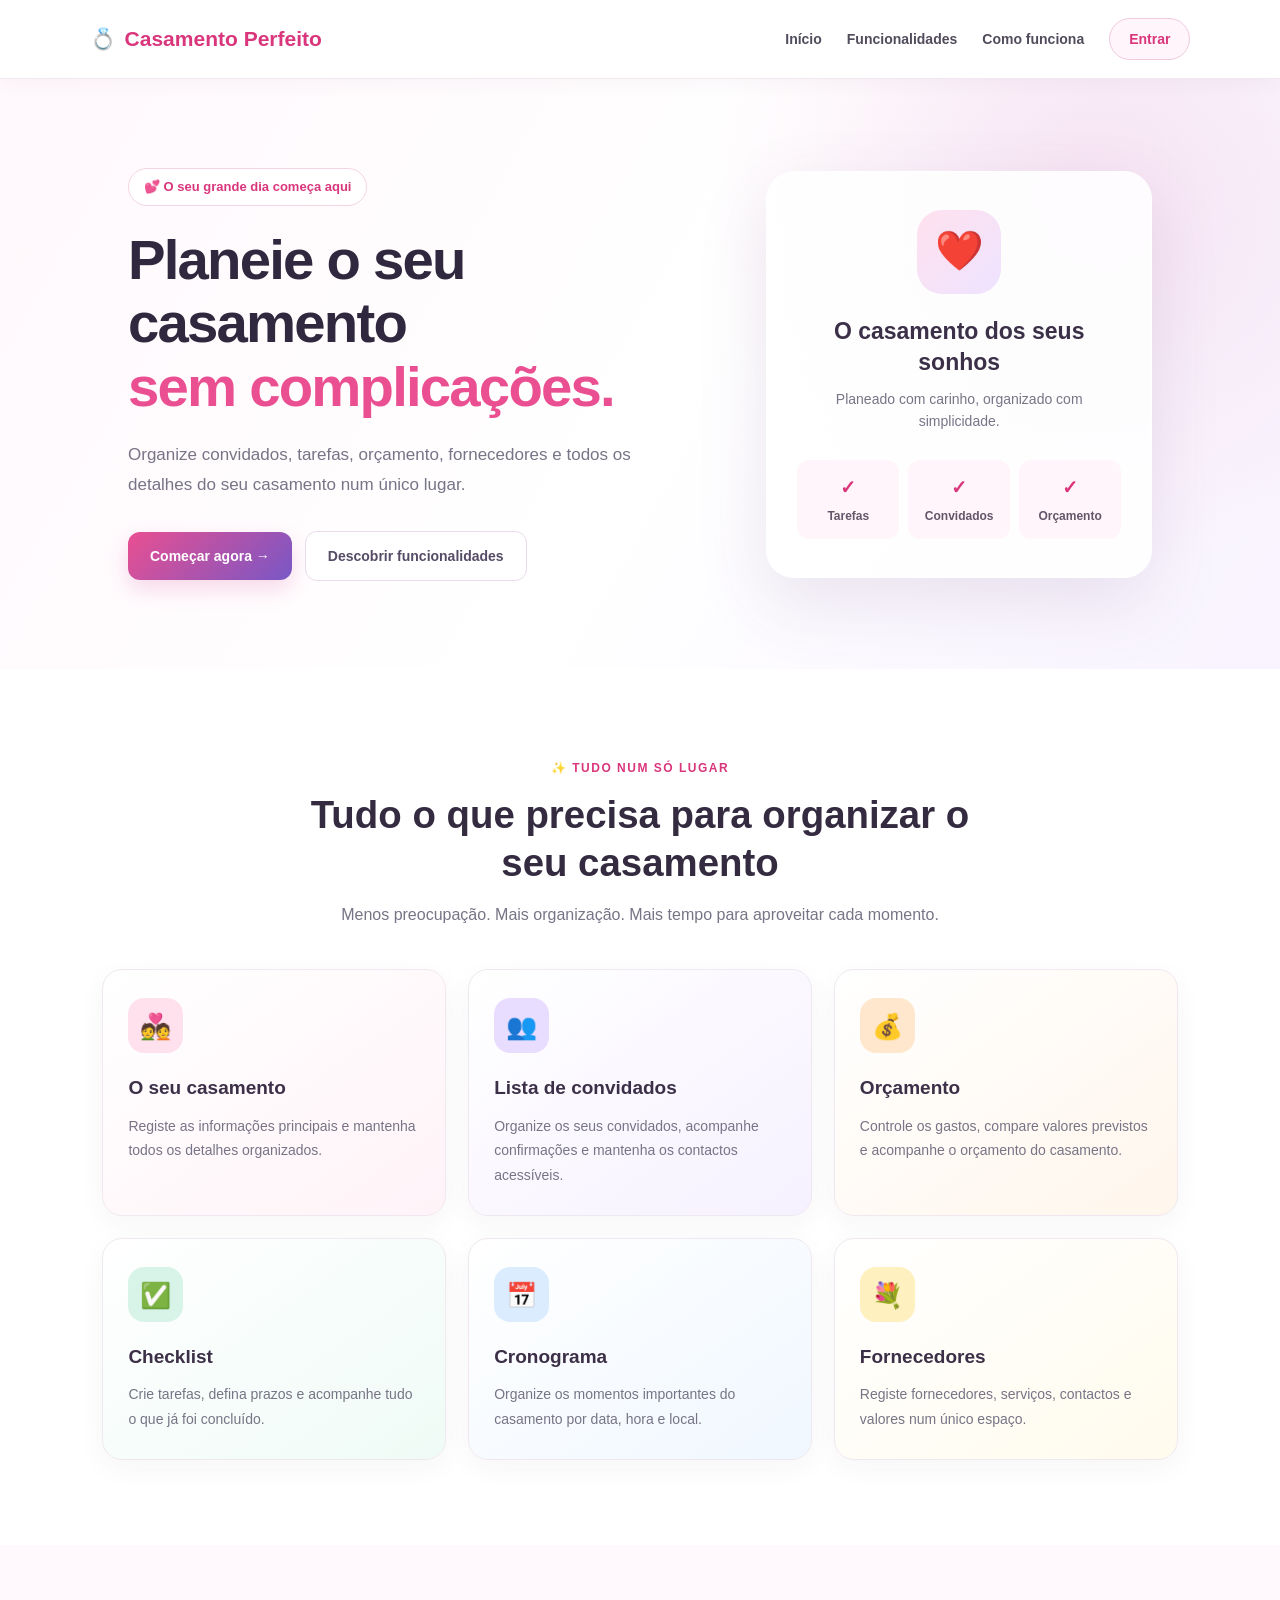
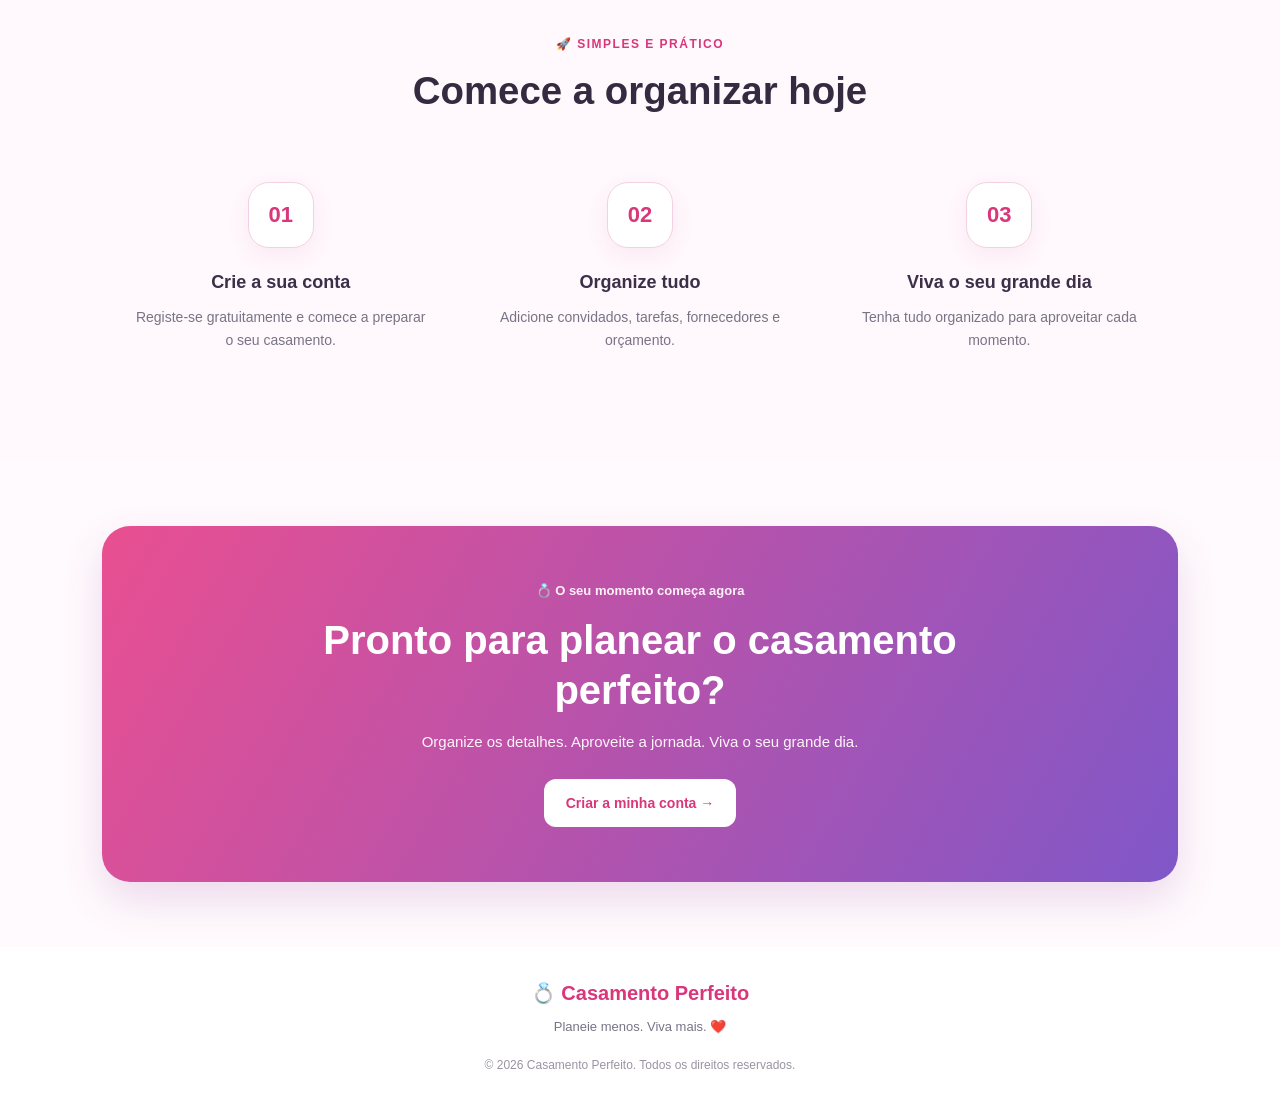
<file: index.html>
<!DOCTYPE html>
<html lang="pt">
<head>
    <meta charset="UTF-8">
    <meta name="viewport" content="width=device-width, initial-scale=1.0">

    <title>Casamento Perfeito | Planeie o seu grande dia</title>

    <link rel="stylesheet" href="frontend/css/home.css">
</head>

<body>

    <header class="navbar">

        <div class="logo">
            💍 <span>Casamento Perfeito</span>
        </div>

        <nav>
            <a href="#inicio">Início</a>
            <a href="#funcionalidades">Funcionalidades</a>
            <a href="#como-funciona">Como funciona</a>
            <a href="frontend/login.html" class="btn-login">Entrar</a>
        </nav>

    </header>

    <main>

        <section id="inicio" class="hero">

            <div class="hero-content">

                <span class="hero-tag">
                    💕 O seu grande dia começa aqui
                </span>

                <h1>
                    Planeie o seu casamento
                    <strong>sem complicações.</strong>
                </h1>

                <p>
                    Organize convidados, tarefas, orçamento,
                    fornecedores e todos os detalhes do seu casamento
                    num único lugar.
                </p>

                <div class="hero-buttons">

                    <a href="frontend/registo.html" class="btn-primary">
                        Começar agora →
                    </a>

                    <a href="#funcionalidades" class="btn-secondary">
                        Descobrir funcionalidades
                    </a>

                </div>

            </div>

            <div class="hero-card">

                <div class="heart">
                    ❤️
                </div>

                <h3>
                    O casamento dos seus sonhos
                </h3>

                <p>
                    Planeado com carinho,
                    organizado com simplicidade.
                </p>

                <div class="mini-info">

                    <div>
                        <strong>✓</strong>
                        Tarefas
                    </div>

                    <div>
                        <strong>✓</strong>
                        Convidados
                    </div>

                    <div>
                        <strong>✓</strong>
                        Orçamento
                    </div>

                </div>

            </div>

        </section>

        <section id="funcionalidades" class="features">

            <div class="section-heading">

                <span>
                    ✨ TUDO NUM SÓ LUGAR
                </span>

                <h2>
                    Tudo o que precisa para
                    organizar o seu casamento
                </h2>

                <p>
                    Menos preocupação. Mais organização.
                    Mais tempo para aproveitar cada momento.
                </p>

            </div>

            <div class="feature-grid">

                <article class="feature-card feature-pink">

                    <div class="feature-icon">
                        💑
                    </div>

                    <h3>
                        O seu casamento
                    </h3>

                    <p>
                        Registe as informações principais
                        e mantenha todos os detalhes
                        organizados.
                    </p>

                </article>

                <article class="feature-card feature-purple">

                    <div class="feature-icon">
                        👥
                    </div>

                    <h3>
                        Lista de convidados
                    </h3>

                    <p>
                        Organize os seus convidados,
                        acompanhe confirmações e
                        mantenha os contactos acessíveis.
                    </p>

                </article>

                <article class="feature-card feature-orange">

                    <div class="feature-icon">
                        💰
                    </div>

                    <h3>
                        Orçamento
                    </h3>

                    <p>
                        Controle os gastos, compare
                        valores previstos e acompanhe
                        o orçamento do casamento.
                    </p>

                </article>

                <article class="feature-card feature-green">

                    <div class="feature-icon">
                        ✅
                    </div>

                    <h3>
                        Checklist
                    </h3>

                    <p>
                        Crie tarefas, defina prazos e
                        acompanhe tudo o que já foi
                        concluído.
                    </p>

                </article>

                <article class="feature-card feature-blue">

                    <div class="feature-icon">
                        📅
                    </div>

                    <h3>
                        Cronograma
                    </h3>

                    <p>
                        Organize os momentos importantes
                        do casamento por data, hora e local.
                    </p>

                </article>

                <article class="feature-card feature-yellow">

                    <div class="feature-icon">
                        💐
                    </div>

                    <h3>
                        Fornecedores
                    </h3>

                    <p>
                        Registe fornecedores, serviços,
                        contactos e valores num único espaço.
                    </p>

                </article>

            </div>

        </section>

        <section id="como-funciona" class="how-it-works">

            <div class="section-heading">

                <span>
                    🚀 SIMPLES E PRÁTICO
                </span>

                <h2>
                    Comece a organizar hoje
                </h2>

            </div>

            <div class="steps">

                <div class="step">

                    <div class="step-number">
                        01
                    </div>

                    <h3>
                        Crie a sua conta
                    </h3>

                    <p>
                        Registe-se gratuitamente e
                        comece a preparar o seu casamento.
                    </p>

                </div>

                <div class="step">

                    <div class="step-number">
                        02
                    </div>

                    <h3>
                        Organize tudo
                    </h3>

                    <p>
                        Adicione convidados, tarefas,
                        fornecedores e orçamento.
                    </p>

                </div>

                <div class="step">

                    <div class="step-number">
                        03
                    </div>

                    <h3>
                        Viva o seu grande dia
                    </h3>

                    <p>
                        Tenha tudo organizado para
                        aproveitar cada momento.
                    </p>

                </div>

            </div>

        </section>

        <section class="cta">

            <div>

                <span>
                    💍 O seu momento começa agora
                </span>

                <h2>
                    Pronto para planear
                    o casamento perfeito?
                </h2>

                <p>
                    Organize os detalhes.
                    Aproveite a jornada.
                    Viva o seu grande dia.
                </p>

                <a href="frontend/registo.html" class="btn-primary">
                    Criar a minha conta →
                </a>

            </div>

        </section>

    </main>

    <footer>

        <div class="footer-logo">
            💍 Casamento Perfeito
        </div>

        <p>
            Planeie menos. Viva mais. ❤️
        </p>

        <p class="copyright">
            © 2026 Casamento Perfeito.
            Todos os direitos reservados.
        </p>

    </footer>

    <script src="frontend/js/app.js"></script>

</body>
</html>
</file>
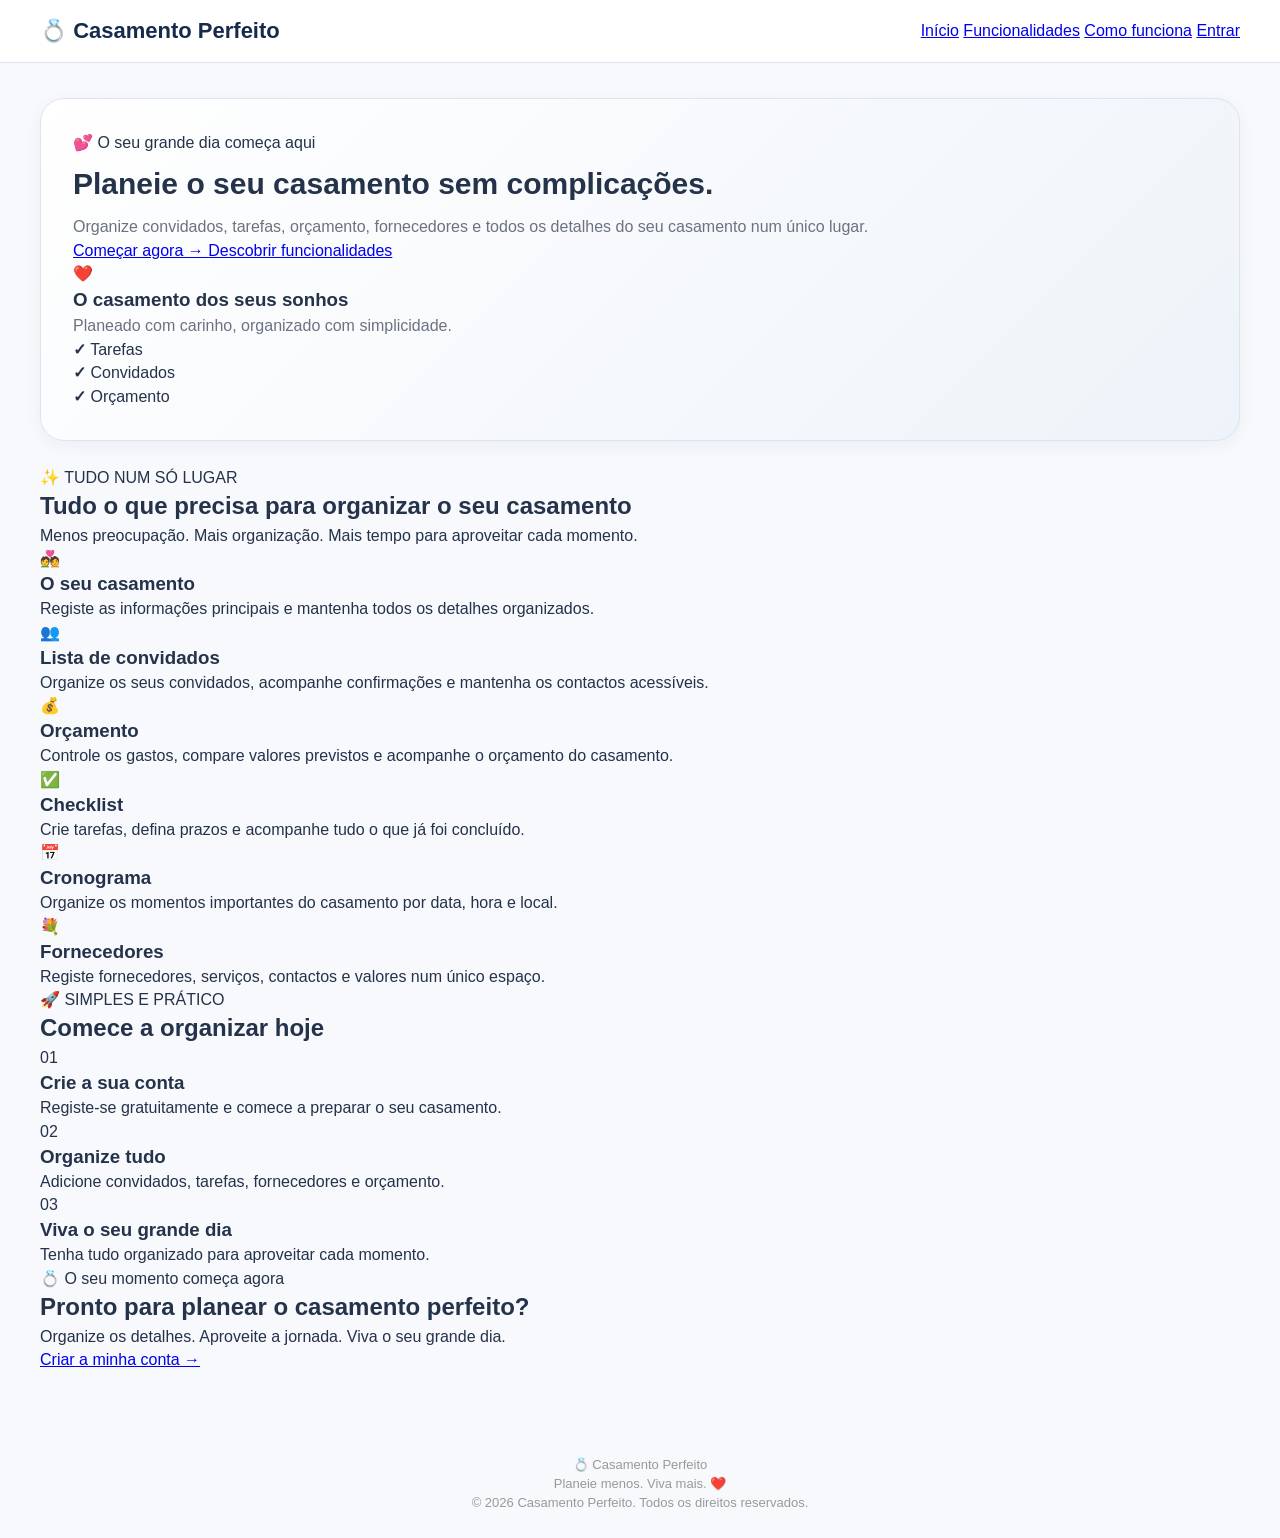
<file: frontend/index.html>
<!DOCTYPE html>
<html lang="pt">
<head>
    <meta charset="UTF-8">
    <meta name="viewport" content="width=device-width, initial-scale=1.0">

    <title>Casamento Perfeito | Planeie o seu grande dia</title>

    <link rel="stylesheet" href="css/style.css">
</head>

<body>

    <!-- =========================
         CABEÇALHO
    ========================== -->

    <header class="navbar">

        <div class="logo">
            💍 <span>Casamento Perfeito</span>
        </div>

        <nav>
            <a href="#inicio">Início</a>
            <a href="#funcionalidades">Funcionalidades</a>
            <a href="#como-funciona">Como funciona</a>
            <a href="login.html" class="btn-login">Entrar</a>
        </nav>

    </header>


    <!-- =========================
         HERO / DESTAQUE PRINCIPAL
    ========================== -->

    <main>

        <section id="inicio" class="hero">

            <div class="hero-content">

                <span class="hero-tag">
                    💕 O seu grande dia começa aqui
                </span>

                <h1>
                    Planeie o seu casamento
                    <strong>sem complicações.</strong>
                </h1>

                <p>
                    Organize convidados, tarefas, orçamento,
                    fornecedores e todos os detalhes do seu casamento
                    num único lugar.
                </p>

                <div class="hero-buttons">

                    <a href="registo.html" class="btn-primary">
                        Começar agora →
                    </a>

                    <a href="#funcionalidades" class="btn-secondary">
                        Descobrir funcionalidades
                    </a>

                </div>

            </div>


            <div class="hero-card">

                <div class="heart">
                    ❤️
                </div>

                <h3>
                    O casamento dos seus sonhos
                </h3>

                <p>
                    Planeado com carinho,
                    organizado com simplicidade.
                </p>

                <div class="mini-info">

                    <div>
                        <strong>✓</strong>
                        Tarefas
                    </div>

                    <div>
                        <strong>✓</strong>
                        Convidados
                    </div>

                    <div>
                        <strong>✓</strong>
                        Orçamento
                    </div>

                </div>

            </div>

        </section>


        <!-- =========================
             FUNCIONALIDADES
        ========================== -->

        <section id="funcionalidades" class="features">

            <div class="section-heading">

                <span>
                    ✨ TUDO NUM SÓ LUGAR
                </span>

                <h2>
                    Tudo o que precisa para
                    organizar o seu casamento
                </h2>

                <p>
                    Menos preocupação. Mais organização.
                    Mais tempo para aproveitar cada momento.
                </p>

            </div>


            <div class="feature-grid">

                <article class="feature-card feature-pink">

                    <div class="feature-icon">
                        💑
                    </div>

                    <h3>
                        O seu casamento
                    </h3>

                    <p>
                        Registe as informações principais
                        e mantenha todos os detalhes
                        organizados.
                    </p>

                </article>


                <article class="feature-card feature-purple">

                    <div class="feature-icon">
                        👥
                    </div>

                    <h3>
                        Lista de convidados
                    </h3>

                    <p>
                        Organize os seus convidados,
                        acompanhe confirmações e
                        mantenha os contactos acessíveis.
                    </p>

                </article>


                <article class="feature-card feature-orange">

                    <div class="feature-icon">
                        💰
                    </div>

                    <h3>
                        Orçamento
                    </h3>

                    <p>
                        Controle os gastos, compare
                        valores previstos e acompanhe
                        o orçamento do casamento.
                    </p>

                </article>


                <article class="feature-card feature-green">

                    <div class="feature-icon">
                        ✅
                    </div>

                    <h3>
                        Checklist
                    </h3>

                    <p>
                        Crie tarefas, defina prazos e
                        acompanhe tudo o que já foi
                        concluído.
                    </p>

                </article>


                <article class="feature-card feature-blue">

                    <div class="feature-icon">
                        📅
                    </div>

                    <h3>
                        Cronograma
                    </h3>

                    <p>
                        Organize os momentos importantes
                        do casamento por data, hora e local.
                    </p>

                </article>


                <article class="feature-card feature-yellow">

                    <div class="feature-icon">
                        💐
                    </div>

                    <h3>
                        Fornecedores
                    </h3>

                    <p>
                        Registe fornecedores, serviços,
                        contactos e valores num único espaço.
                    </p>

                </article>

            </div>

        </section>


        <!-- =========================
             COMO FUNCIONA
        ========================== -->

        <section id="como-funciona" class="how-it-works">

            <div class="section-heading">

                <span>
                    🚀 SIMPLES E PRÁTICO
                </span>

                <h2>
                    Comece a organizar hoje
                </h2>

            </div>


            <div class="steps">

                <div class="step">

                    <div class="step-number">
                        01
                    </div>

                    <h3>
                        Crie a sua conta
                    </h3>

                    <p>
                        Registe-se gratuitamente e
                        comece a preparar o seu casamento.
                    </p>

                </div>


                <div class="step">

                    <div class="step-number">
                        02
                    </div>

                    <h3>
                        Organize tudo
                    </h3>

                    <p>
                        Adicione convidados, tarefas,
                        fornecedores e orçamento.
                    </p>

                </div>


                <div class="step">

                    <div class="step-number">
                        03
                    </div>

                    <h3>
                        Viva o seu grande dia
                    </h3>

                    <p>
                        Tenha tudo organizado para
                        aproveitar cada momento.
                    </p>

                </div>

            </div>

        </section>


        <!-- =========================
             CHAMADA FINAL
        ========================== -->

        <section class="cta">

            <div>

                <span>
                    💍 O seu momento começa agora
                </span>

                <h2>
                    Pronto para planear
                    o casamento perfeito?
                </h2>

                <p>
                    Organize os detalhes.
                    Aproveite a jornada.
                    Viva o seu grande dia.
                </p>

                <a href="registo.html" class="btn-primary">
                    Criar a minha conta →
                </a>

            </div>

        </section>

    </main>


    <!-- =========================
         RODAPÉ
    ========================== -->

    <footer>

        <div class="footer-logo">
            💍 Casamento Perfeito
        </div>

        <p>
            Planeie menos. Viva mais. ❤️
        </p>

        <p class="copyright">
            © 2026 Casamento Perfeito.
            Todos os direitos reservados.
        </p>

    </footer>


    <script src="js/app.js"></script>

</body>
</html>
</file>
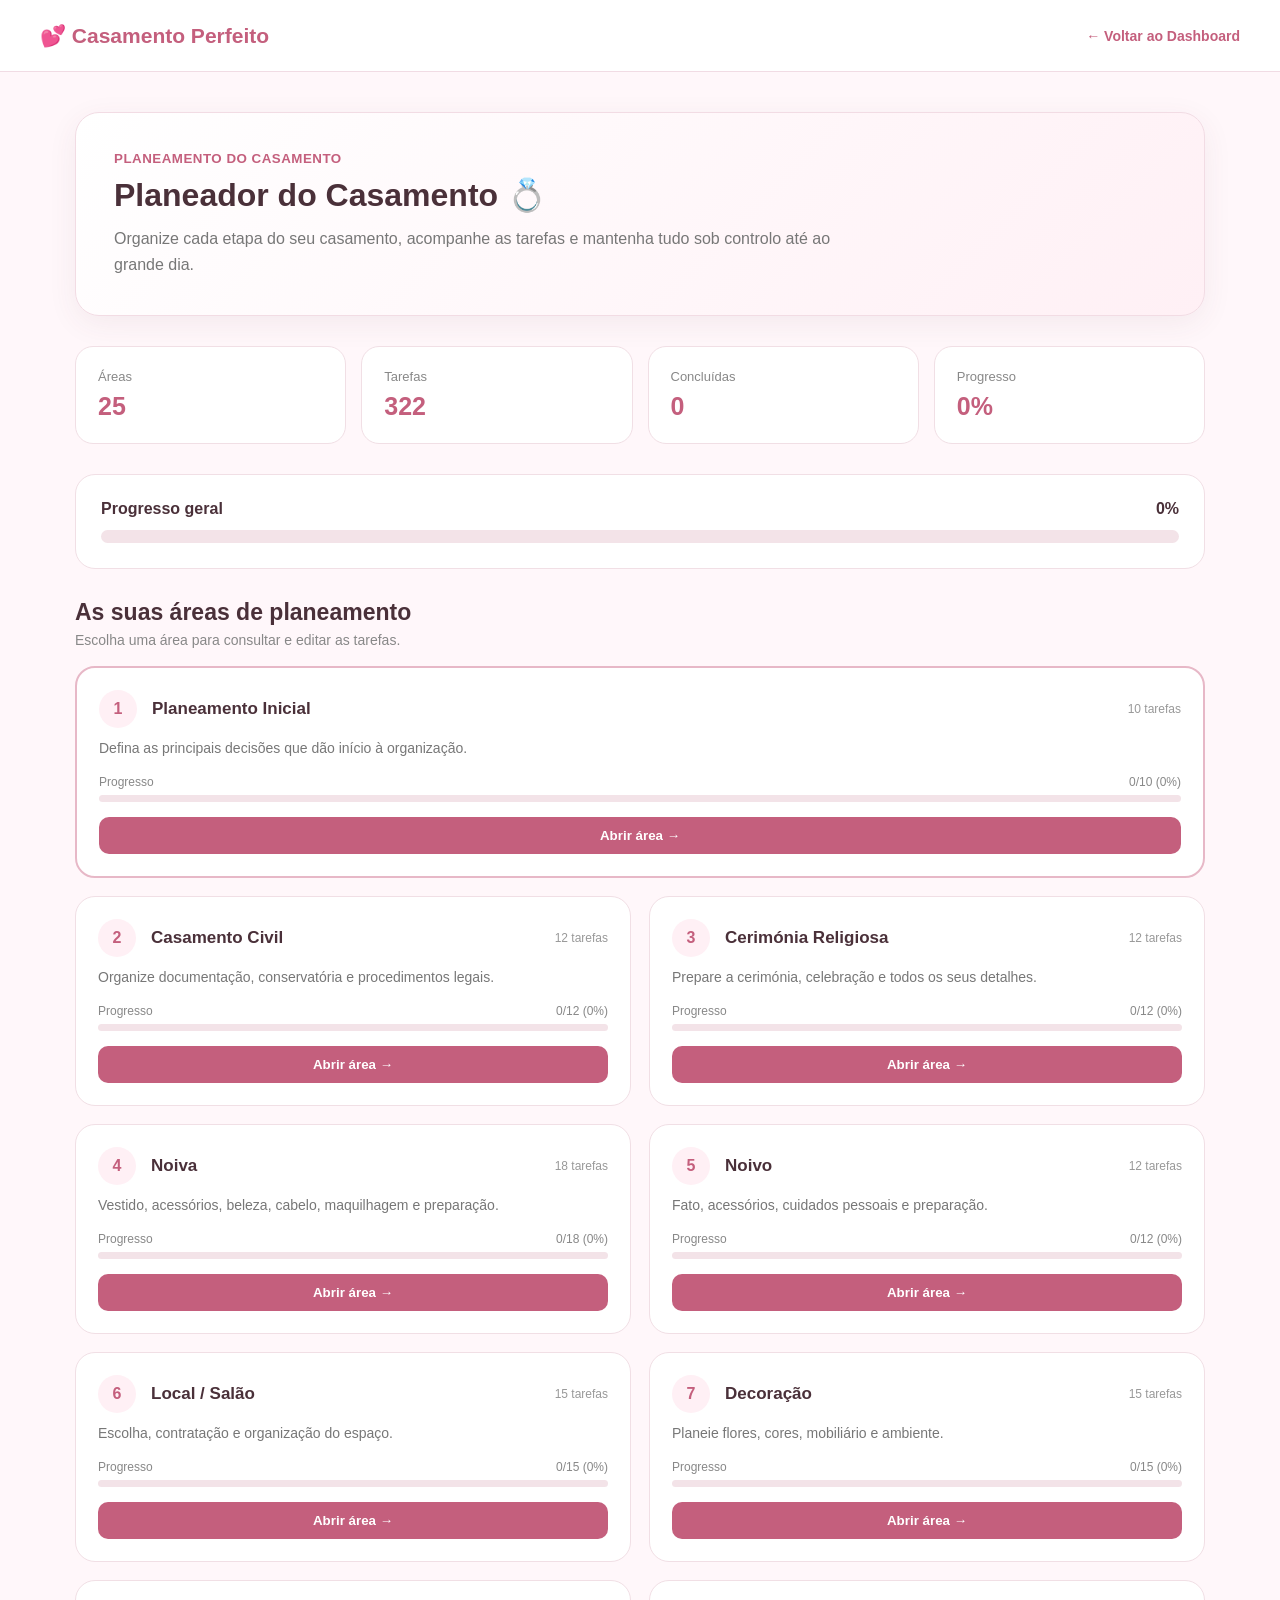
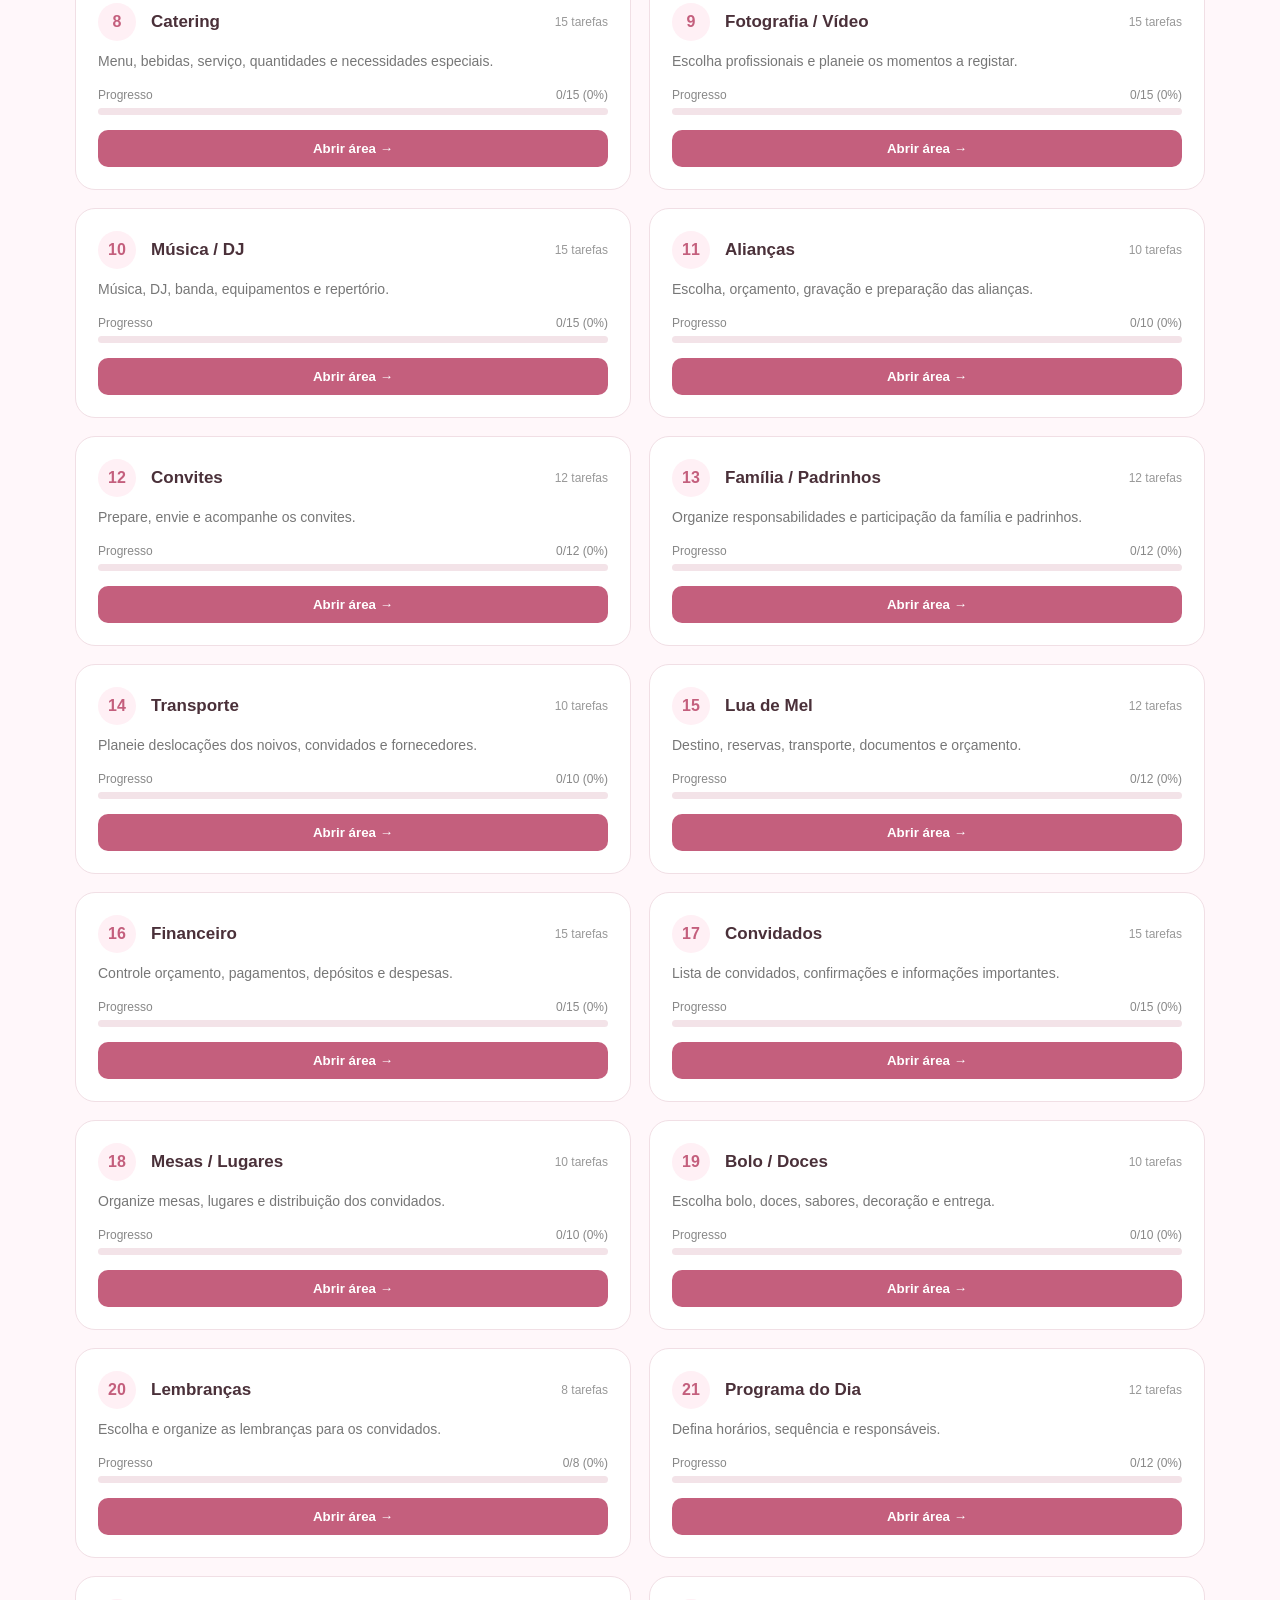
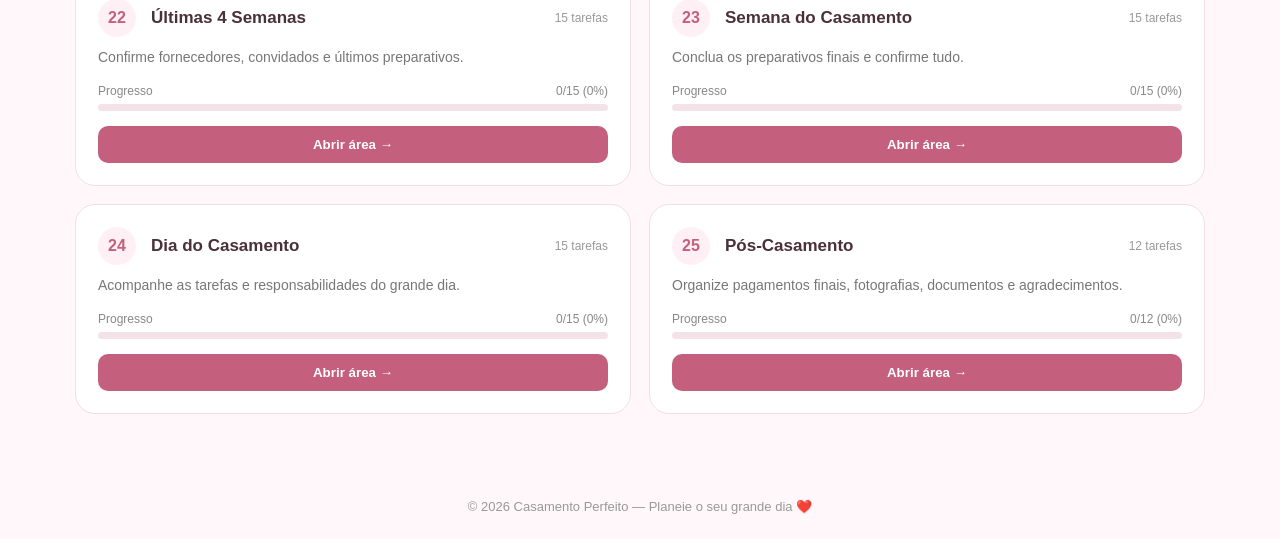
<file: frontend/planeador.html>
<!DOCTYPE html>
<html lang="pt">
<head>
    <meta charset="UTF-8">
    <meta name="viewport" content="width=device-width, initial-scale=1.0">

    <title>Planeador do Casamento | Casamento Perfeito</title>

    <style>
        * {
            box-sizing: border-box;
            margin: 0;
            padding: 0;
        }

        body {
            font-family: Arial, Helvetica, sans-serif;
            background: #fff7fa;
            color: #4a3039;
            min-height: 100vh;
        }

        header {
            background: #ffffff;
            min-height: 72px;
            padding: 15px 40px;
            display: flex;
            align-items: center;
            justify-content: space-between;
            border-bottom: 1px solid #f1dce4;
        }

        .logo {
            font-size: 21px;
            font-weight: bold;
            color: #c45f7d;
        }

        .back-button {
            text-decoration: none;
            color: #c45f7d;
            font-weight: bold;
            font-size: 14px;
        }

        .back-button:hover {
            text-decoration: underline;
        }

        main {
            width: 100%;
            max-width: 1180px;
            margin: 0 auto;
            padding: 40px 25px 60px;
        }

        .hero {
            background: linear-gradient(135deg, #ffffff, #fff0f5);
            border: 1px solid #f2dce4;
            border-radius: 24px;
            padding: 38px;
            margin-bottom: 30px;
            box-shadow: 0 8px 30px rgba(100, 50, 70, 0.07);
        }

        .hero small {
            display: block;
            color: #c45f7d;
            font-weight: bold;
            margin-bottom: 10px;
            letter-spacing: 0.5px;
        }

        .hero h1 {
            font-size: 32px;
            margin-bottom: 12px;
        }

        .hero p {
            color: #777;
            line-height: 1.6;
            max-width: 750px;
        }

        .summary {
            display: grid;
            grid-template-columns: repeat(4, 1fr);
            gap: 15px;
            margin-bottom: 30px;
        }

        .summary-card {
            background: #ffffff;
            border: 1px solid #f1dfe5;
            border-radius: 18px;
            padding: 22px;
        }

        .summary-card span {
            display: block;
            color: #888;
            font-size: 13px;
            margin-bottom: 8px;
        }

        .summary-card strong {
            font-size: 25px;
            color: #c45f7d;
        }

        .progress-box {
            background: #ffffff;
            border: 1px solid #f1dfe5;
            border-radius: 20px;
            padding: 25px;
            margin-bottom: 30px;
        }

        .progress-header {
            display: flex;
            justify-content: space-between;
            margin-bottom: 12px;
            font-weight: bold;
        }

        .progress-bar {
            width: 100%;
            height: 13px;
            background: #f3e3e8;
            border-radius: 20px;
            overflow: hidden;
        }

        .progress-fill {
            height: 100%;
            width: 0%;
            background: #c45f7d;
            border-radius: 20px;
            transition: width 0.3s ease;
        }

        .section-title {
            margin-bottom: 18px;
        }

        .section-title h2 {
            font-size: 23px;
            margin-bottom: 6px;
        }

        .section-title p {
            color: #888;
            font-size: 14px;
        }

        .areas {
            display: grid;
            grid-template-columns: repeat(2, 1fr);
            gap: 18px;
        }

        .area {
            background: #ffffff;
            border: 1px solid #f1dfe5;
            border-radius: 20px;
            padding: 22px;
            transition: 0.2s;
        }

        .area:hover {
            box-shadow: 0 8px 24px rgba(100, 50, 70, 0.08);
            transform: translateY(-2px);
        }

        .area-top {
            display: flex;
            justify-content: space-between;
            align-items: center;
            gap: 15px;
            margin-bottom: 10px;
        }

        .area-number {
            width: 38px;
            height: 38px;
            border-radius: 50%;
            background: #fff0f5;
            color: #c45f7d;
            display: flex;
            align-items: center;
            justify-content: center;
            font-weight: bold;
            flex-shrink: 0;
        }

        .area h3 {
            flex: 1;
            font-size: 17px;
        }

        .task-count {
            color: #999;
            font-size: 12px;
            white-space: nowrap;
        }

        .area p {
            color: #777;
            font-size: 14px;
            line-height: 1.5;
            margin-bottom: 16px;
        }

        .area-progress {
            margin-bottom: 15px;
        }

        .area-progress-text {
            display: flex;
            justify-content: space-between;
            font-size: 12px;
            color: #888;
            margin-bottom: 6px;
        }

        .area-progress-bar {
            height: 7px;
            background: #f3e3e8;
            border-radius: 20px;
            overflow: hidden;
        }

        .area-progress-fill {
            height: 100%;
            width: 0;
            background: #c45f7d;
            border-radius: 20px;
        }

        .open-area {
            width: 100%;
            border: none;
            background: #c45f7d;
            color: #ffffff;
            padding: 11px 15px;
            border-radius: 10px;
            font-weight: bold;
            cursor: pointer;
        }

        .open-area:hover {
            background: #aa4e69;
        }

        .area-destaque {
            grid-column: 1 / -1;
            border: 2px solid #e7b8c7;
        }

        #tasksSection {
            display: none;
            margin-top: 30px;
            background: #ffffff;
            border: 1px solid #f1dfe5;
            border-radius: 22px;
            padding: 28px;
        }

        .tasks-header {
            display: flex;
            justify-content: space-between;
            align-items: center;
            gap: 20px;
            margin-bottom: 20px;
        }

        .tasks-header h2 {
            font-size: 22px;
        }

        .close-tasks {
            border: none;
            background: #f8e8ed;
            color: #a64f69;
            padding: 10px 15px;
            border-radius: 9px;
            cursor: pointer;
            font-weight: bold;
        }

        .filters {
            background: #fff8fa;
            border: 1px solid #f1dfe5;
            border-radius: 15px;
            padding: 15px;
            margin-bottom: 20px;
            display: grid;
            grid-template-columns: 1.5fr 1fr 1fr;
            gap: 12px;
        }

        .filter-group label {
            display: block;
            font-size: 12px;
            font-weight: bold;
            color: #777;
            margin-bottom: 6px;
        }

        .filter-group input,
        .filter-group select {
            width: 100%;
            border: 1px solid #e6d5dc;
            border-radius: 8px;
            padding: 10px;
            background: #ffffff;
            font-family: inherit;
        }

        .task {
            border: 1px solid #eee0e5;
            border-radius: 15px;
            padding: 18px;
            margin-bottom: 14px;
            background: #ffffff;
        }

        .task:last-child {
            margin-bottom: 0;
        }

        .task-top {
            display: flex;
            justify-content: space-between;
            gap: 15px;
            align-items: flex-start;
        }

        .task-name {
            font-weight: bold;
            font-size: 16px;
            margin-bottom: 10px;
        }

        .task-meta {
            display: flex;
            gap: 7px;
            flex-wrap: wrap;
            margin-bottom: 12px;
        }

        .badge {
            display: inline-block;
            font-size: 11px;
            padding: 5px 9px;
            border-radius: 20px;
            font-weight: bold;
        }

        .badge-priority {
            background: #f8e8ed;
            color: #a64f69;
        }

        .badge-status {
            background: #eeeeee;
            color: #666666;
        }

        .status-nao-iniciado {
            background: #eeeeee;
            color: #666666;
        }

        .status-andamento {
            background: #fff0d8;
            color: #9a6500;
        }

        .status-concluido {
            background: #dff3e5;
            color: #28753e;
        }

        .status-bloqueado {
            background: #f8dddd;
            color: #a53232;
        }

        .edit-button {
            border: none;
            background: #f8e8ed;
            color: #a64f69;
            padding: 9px 13px;
            border-radius: 8px;
            cursor: pointer;
            font-weight: bold;
            white-space: nowrap;
        }

        .edit-button:hover {
            background: #f1d5df;
        }

        .task-info {
            display: grid;
            grid-template-columns: repeat(4, 1fr);
            gap: 8px;
            font-size: 12px;
            color: #777;
            margin-top: 12px;
        }

        .task-info-item {
            background: #faf6f8;
            padding: 9px;
            border-radius: 8px;
        }

        .task-info-item strong {
            display: block;
            color: #555;
            margin-bottom: 3px;
        }

        .task-editor {
            display: none;
            margin-top: 18px;
            padding-top: 18px;
            border-top: 1px solid #eee0e5;
        }

        .task-editor.open {
            display: block;
        }

        .editor-grid {
            display: grid;
            grid-template-columns: repeat(2, 1fr);
            gap: 13px;
        }

        .field {
            display: flex;
            flex-direction: column;
        }

        .field.full {
            grid-column: 1 / -1;
        }

        .field label {
            font-size: 12px;
            color: #777;
            font-weight: bold;
            margin-bottom: 6px;
        }

        .field input,
        .field select,
        .field textarea {
            width: 100%;
            border: 1px solid #e2d3da;
            border-radius: 9px;
            padding: 10px;
            font-family: inherit;
            font-size: 13px;
            background: #ffffff;
            color: #4a3039;
        }

        .field textarea {
            min-height: 90px;
            resize: vertical;
        }

        .editor-actions {
            display: flex;
            gap: 9px;
            margin-top: 15px;
            flex-wrap: wrap;
        }

        .save-button {
            border: none;
            background: #c45f7d;
            color: #ffffff;
            padding: 11px 18px;
            border-radius: 9px;
            cursor: pointer;
            font-weight: bold;
        }

        .save-button:hover {
            background: #aa4e69;
        }

        .cancel-button {
            border: none;
            background: #f2e7eb;
            color: #6e4a56;
            padding: 11px 18px;
            border-radius: 9px;
            cursor: pointer;
            font-weight: bold;
        }

        .save-feedback {
            display: none;
            margin-top: 10px;
            padding: 10px;
            background: #dff3e5;
            color: #28753e;
            border-radius: 8px;
            font-size: 12px;
            font-weight: bold;
        }

        .save-feedback.show {
            display: block;
        }

        .empty-filter {
            padding: 30px;
            text-align: center;
            color: #888;
            border: 1px dashed #e2d3da;
            border-radius: 12px;
        }

        footer {
            text-align: center;
            padding: 25px;
            color: #999;
            font-size: 13px;
        }

        @media (max-width: 850px) {

            .summary {
                grid-template-columns: repeat(2, 1fr);
            }

            .areas {
                grid-template-columns: 1fr;
            }

            .area-destaque {
                grid-column: auto;
            }

            .task-info {
                grid-template-columns: repeat(2, 1fr);
            }

            .filters {
                grid-template-columns: 1fr;
            }
        }

        @media (max-width: 600px) {

            header {
                padding: 15px 18px;
            }

            .logo {
                font-size: 18px;
            }

            main {
                padding: 25px 16px 45px;
            }

            .hero {
                padding: 27px 22px;
            }

            .hero h1 {
                font-size: 26px;
            }

            .summary {
                grid-template-columns: 1fr 1fr;
            }

            .summary-card {
                padding: 17px;
            }

            .summary-card strong {
                font-size: 21px;
            }

            .tasks-header {
                display: block;
            }

            .close-tasks {
                margin-top: 15px;
            }

            .editor-grid {
                grid-template-columns: 1fr;
            }

            .field.full {
                grid-column: auto;
            }

            .task-top {
                display: block;
            }

            .edit-button {
                margin-top: 10px;
            }

            .task-info {
                grid-template-columns: 1fr;
            }
        }
    </style>
</head>

<body>

<header>

    <div class="logo">
        💕 Casamento Perfeito
    </div>

    <a href="dashboard.html" class="back-button">
        ← Voltar ao Dashboard
    </a>

</header>

<main>

    <section class="hero">

        <small>PLANEAMENTO DO CASAMENTO</small>

        <h1>Planeador do Casamento 💍</h1>

        <p>
            Organize cada etapa do seu casamento,
            acompanhe as tarefas e mantenha tudo
            sob controlo até ao grande dia.
        </p>

    </section>


    <section class="summary">

        <div class="summary-card">
            <span>Áreas</span>
            <strong id="areasCount">25</strong>
        </div>

        <div class="summary-card">
            <span>Tarefas</span>
            <strong id="tasksCount">322</strong>
        </div>

        <div class="summary-card">
            <span>Concluídas</span>
            <strong id="completedCount">0</strong>
        </div>

        <div class="summary-card">
            <span>Progresso</span>
            <strong id="progressNumber">0%</strong>
        </div>

    </section>


    <section class="progress-box">

        <div class="progress-header">
            <span>Progresso geral</span>
            <span id="progressText">0%</span>
        </div>

        <div class="progress-bar">
            <div id="progressFill" class="progress-fill"></div>
        </div>

    </section>


    <section>

        <div class="section-title">

            <h2>As suas áreas de planeamento</h2>

            <p>
                Escolha uma área para consultar e editar as tarefas.
            </p>

        </div>

        <div id="areas" class="areas"></div>

    </section>


    <section id="tasksSection">

        <div class="tasks-header">

            <h2 id="tasksTitle">
                Tarefas
            </h2>

            <button
                type="button"
                class="close-tasks"
                onclick="fecharTarefas()">

                Fechar

            </button>

        </div>


        <div class="filters">

            <div class="filter-group">

                <label for="searchTask">
                    Pesquisar tarefa
                </label>

                <input
                    id="searchTask"
                    type="text"
                    placeholder="Ex.: vestido, fotógrafo, convites..."
                    oninput="aplicarFiltros()">

            </div>


            <div class="filter-group">

                <label for="filterStatus">
                    Estado
                </label>

                <select
                    id="filterStatus"
                    onchange="aplicarFiltros()">

                    <option value="todos">
                        Todos
                    </option>

                    <option value="Não iniciado">
                        Não iniciado
                    </option>

                    <option value="Em andamento">
                        Em andamento
                    </option>

                    <option value="Concluído">
                        Concluído
                    </option>

                    <option value="Bloqueado">
                        Bloqueado
                    </option>

                </select>

            </div>


            <div class="filter-group">

                <label for="filterPriority">
                    Prioridade
                </label>

                <select
                    id="filterPriority"
                    onchange="aplicarFiltros()">

                    <option value="todas">
                        Todas
                    </option>

                    <option value="Baixa">
                        Baixa
                    </option>

                    <option value="Média">
                        Média
                    </option>

                    <option value="Alta">
                        Alta
                    </option>

                    <option value="Urgente">
                        Urgente
                    </option>

                </select>

            </div>

        </div>


        <div id="tasksContainer"></div>

    </section>

</main>


<footer>
    © 2026 Casamento Perfeito — Planeie o seu grande dia ❤️
</footer>


<script>

/* =========================================================
   CONFIGURAÇÃO
   ========================================================= */

const STORAGE_KEY = "casamentoPerfeitoPlaneador_v3";


const PRIORIDADES = [
    "Baixa",
    "Média",
    "Alta",
    "Urgente"
];


const ESTADOS = [
    "Não iniciado",
    "Em andamento",
    "Concluído",
    "Bloqueado"
];


const RESPONSAVEIS = [
    "Noivo",
    "Noiva",
    "Ambos",
    "Padrinho",
    "Madrinha",
    "Fornecedor",
    "Outro"
];


let estado = {};

let areaAtual = null;


/* =========================================================
   TODAS AS 25 ÁREAS E TAREFAS
   ========================================================= */

const areas = [

    {
        numero: 1,
        nome: "Planeamento Inicial",
        descricao: "Defina as principais decisões que dão início à organização.",
        tarefas: [
            "Definir se haverá casamento civil, religioso ou ambos",
            "Definir a data do casamento",
            "Definir o estilo do casamento",
            "Definir o número estimado de convidados",
            "Definir o orçamento máximo",
            "Definir quem contribuirá financeiramente",
            "Criar lista inicial de convidados",
            "Definir prioridades do casal",
            "Criar cronograma geral",
            "Definir responsáveis pelas principais tarefas"
        ]
    },

    {
        numero: 2,
        nome: "Casamento Civil",
        descricao: "Organize documentação, conservatória e procedimentos legais.",
        tarefas: [
            "Confirmar requisitos legais do casamento civil",
            "Escolher a conservatória",
            "Agendar o casamento civil",
            "Reunir documentos dos noivos",
            "Verificar validade dos documentos",
            "Confirmar testemunhas necessárias",
            "Preparar cópias dos documentos",
            "Confirmar taxas e pagamentos",
            "Confirmar horário e local da cerimónia civil",
            "Separar documentos para o dia",
            "Confirmar procedimentos finais com a conservatória",
            "Guardar comprovativos e certidões"
        ]
    },

    {
        numero: 3,
        nome: "Cerimónia Religiosa",
        descricao: "Prepare a cerimónia, celebração e todos os seus detalhes.",
        tarefas: [
            "Escolher a igreja ou local religioso",
            "Contactar o responsável pela cerimónia",
            "Confirmar requisitos religiosos",
            "Agendar a cerimónia",
            "Reunir documentos necessários",
            "Escolher leituras e textos",
            "Escolher cânticos ou músicas",
            "Definir participantes da cerimónia",
            "Preparar ensaio da cerimónia",
            "Confirmar decoração do espaço religioso",
            "Confirmar horário com todos os participantes",
            "Preparar programa da cerimónia"
        ]
    },

    {
        numero: 4,
        nome: "Noiva",
        descricao: "Vestido, acessórios, beleza, cabelo, maquilhagem e preparação.",
        tarefas: [
            "Escolher o vestido de noiva",
            "Fazer provas e ajustes do vestido",
            "Escolher sapatos",
            "Escolher véu ou acessório de cabelo",
            "Escolher joias e acessórios",
            "Escolher lingerie",
            "Marcar cabeleireiro",
            "Definir penteado",
            "Marcar maquilhagem",
            "Definir estilo de maquilhagem",
            "Manicure e pedicure",
            "Cuidados de pele",
            "Roupa para os preparativos",
            "Perfume",
            "Kit de emergência",
            "Confirmar acessórios",
            "Experimentar o look completo",
            "Preparar o vestido"
        ]
    },

    {
        numero: 5,
        nome: "Noivo",
        descricao: "Fato, acessórios, cuidados pessoais e preparação.",
        tarefas: [
            "Escolher o fato do noivo",
            "Fazer ajustes e provas do fato",
            "Escolher camisa",
            "Escolher sapatos",
            "Escolher gravata ou laço",
            "Escolher cinto e acessórios",
            "Escolher relógio ou joias",
            "Marcar corte de cabelo",
            "Marcar barba ou cuidados faciais",
            "Escolher perfume",
            "Preparar kit pessoal do noivo",
            "Separar o look completo para o casamento"
        ]
    },

    {
        numero: 6,
        nome: "Local / Salão",
        descricao: "Escolha, contratação e organização do espaço.",
        tarefas: [
            "Definir o tipo de local pretendido",
            "Pesquisar locais disponíveis",
            "Visitar os locais selecionados",
            "Comparar preços e condições",
            "Verificar capacidade do salão",
            "Confirmar disponibilidade para a data",
            "Verificar espaços para cerimónia e receção",
            "Confirmar mobiliário incluído",
            "Confirmar iluminação e energia elétrica",
            "Verificar estacionamento e acessos",
            "Confirmar horários de montagem e desmontagem",
            "Ler contrato e condições",
            "Efetuar reserva e pagamento inicial",
            "Confirmar regras para fornecedores externos",
            "Fazer visita final ao local"
        ]
    },

    {
        numero: 7,
        nome: "Decoração",
        descricao: "Planeie flores, cores, mobiliário e ambiente.",
        tarefas: [
            "Definir conceito da decoração",
            "Escolher paleta de cores",
            "Pesquisar referências de decoração",
            "Contratar decorador ou florista",
            "Definir flores da cerimónia",
            "Definir flores da receção",
            "Escolher centros de mesa",
            "Escolher toalhas e tecidos",
            "Definir decoração da mesa dos noivos",
            "Definir decoração da entrada",
            "Definir iluminação decorativa",
            "Escolher painel ou fundo para fotografias",
            "Definir sinalização e placas",
            "Confirmar montagem da decoração",
            "Fazer revisão final da decoração"
        ]
    },

    {
        numero: 8,
        nome: "Catering",
        descricao: "Menu, bebidas, serviço, quantidades e necessidades especiais.",
        tarefas: [
            "Definir estilo do serviço de catering",
            "Pesquisar empresas de catering",
            "Solicitar orçamentos",
            "Agendar degustação",
            "Escolher entradas",
            "Escolher pratos principais",
            "Escolher acompanhamentos",
            "Definir sobremesas",
            "Definir bebidas e bar",
            "Confirmar opções vegetarianas ou especiais",
            "Calcular quantidades de comida",
            "Calcular quantidades de bebidas",
            "Definir equipa de serviço",
            "Confirmar horários de montagem e serviço",
            "Confirmar menu final com o fornecedor"
        ]
    },

    {
        numero: 9,
        nome: "Fotografia / Vídeo",
        descricao: "Escolha profissionais e planeie os momentos a registar.",
        tarefas: [
            "Definir estilo de fotografia",
            "Pesquisar fotógrafos",
            "Pesquisar videógrafos",
            "Solicitar portefólios",
            "Comparar pacotes e preços",
            "Escolher fotógrafo",
            "Escolher videógrafo",
            "Assinar contratos",
            "Definir sessão pré-casamento",
            "Criar lista de fotografias importantes",
            "Definir momentos obrigatórios para filmar",
            "Indicar pessoas importantes para fotografar",
            "Confirmar horários da equipa",
            "Confirmar equipamentos e necessidades",
            "Definir entrega e formato das fotos e vídeos"
        ]
    },

    {
        numero: 10,
        nome: "Música / DJ",
        descricao: "Música, DJ, banda, equipamentos e repertório.",
        tarefas: [
            "Definir estilo musical do casamento",
            "Pesquisar DJs e bandas",
            "Solicitar orçamentos",
            "Comparar propostas",
            "Escolher DJ ou banda",
            "Assinar contrato",
            "Definir música de entrada da noiva",
            "Definir música de entrada do noivo",
            "Definir música da primeira dança",
            "Criar lista de músicas preferidas",
            "Criar lista de músicas a evitar",
            "Definir música para momentos especiais",
            "Confirmar equipamento de som",
            "Confirmar microfones e iluminação",
            "Confirmar horário de montagem e passagem de som"
        ]
    },

    {
        numero: 11,
        nome: "Alianças",
        descricao: "Escolha, orçamento, gravação e preparação das alianças.",
        tarefas: [
            "Definir estilo das alianças",
            "Pesquisar joalharias",
            "Comparar preços",
            "Escolher material das alianças",
            "Escolher modelo",
            "Confirmar tamanhos",
            "Encomendar as alianças",
            "Definir gravação",
            "Conferir as alianças ao receber",
            "Guardar as alianças em local seguro"
        ]
    },

    {
        numero: 12,
        nome: "Convites",
        descricao: "Prepare, envie e acompanhe os convites.",
        tarefas: [
            "Definir estilo dos convites",
            "Escolher convite físico ou digital",
            "Criar texto do convite",
            "Reunir moradas e contactos",
            "Escolher fornecedor de convites",
            "Solicitar orçamento",
            "Aprovar design",
            "Encomendar ou preparar convites",
            "Conferir todos os dados",
            "Definir data de envio",
            "Enviar os convites",
            "Acompanhar confirmações recebidas"
        ]
    },

    {
        numero: 13,
        nome: "Família / Padrinhos",
        descricao: "Organize responsabilidades e participação da família e padrinhos.",
        tarefas: [
            "Escolher padrinhos",
            "Fazer convite aos padrinhos",
            "Confirmar participação dos padrinhos",
            "Definir funções dos padrinhos",
            "Informar família próxima sobre o cronograma",
            "Definir acompanhantes da noiva",
            "Definir acompanhantes do noivo",
            "Organizar participação dos pais",
            "Definir responsáveis pelas alianças",
            "Definir responsáveis pelo livro de honra",
            "Criar grupo de comunicação da equipa",
            "Fazer reunião final com padrinhos e família"
        ]
    },

    {
        numero: 14,
        nome: "Transporte",
        descricao: "Planeie deslocações dos noivos, convidados e fornecedores.",
        tarefas: [
            "Definir necessidades de transporte",
            "Pesquisar carros para os noivos",
            "Escolher transporte dos noivos",
            "Solicitar orçamentos",
            "Reservar veículo",
            "Definir transporte da noiva",
            "Definir transporte do noivo",
            "Avaliar transporte para convidados",
            "Definir rotas e horários",
            "Confirmar motorista e contactos"
        ]
    },

    {
        numero: 15,
        nome: "Lua de Mel",
        descricao: "Destino, reservas, transporte, documentos e orçamento.",
        tarefas: [
            "Escolher destino da lua de mel",
            "Definir datas da viagem",
            "Definir orçamento da viagem",
            "Pesquisar alojamentos",
            "Comparar pacotes de viagem",
            "Escolher hotel ou resort",
            "Reservar voos ou transporte",
            "Reservar alojamento",
            "Verificar documentos de viagem",
            "Verificar vistos ou requisitos de entrada",
            "Planear atividades da viagem",
            "Preparar bagagem e documentos"
        ]
    },

    {
        numero: 16,
        nome: "Financeiro",
        descricao: "Controle orçamento, pagamentos, depósitos e despesas.",
        tarefas: [
            "Criar orçamento geral do casamento",
            "Definir limite de gastos por categoria",
            "Registar fornecedores e valores",
            "Criar calendário de pagamentos",
            "Definir fundo de emergência",
            "Controlar depósitos pagos",
            "Controlar valores em dívida",
            "Guardar contratos e comprovativos",
            "Atualizar despesas do casamento",
            "Comparar orçamento previsto com gasto real",
            "Controlar despesas extras",
            "Confirmar pagamentos finais dos fornecedores",
            "Reservar dinheiro para gorjetas",
            "Fazer revisão financeira final",
            "Fechar contas após o casamento"
        ]
    },

    {
        numero: 17,
        nome: "Convidados",
        descricao: "Lista de convidados, confirmações e informações importantes.",
        tarefas: [
            "Criar lista inicial de convidados",
            "Separar convidados por famílias",
            "Definir número máximo de convidados",
            "Recolher contactos dos convidados",
            "Recolher moradas",
            "Enviar convites",
            "Registar confirmações",
            "Registar recusas",
            "Fazer lembrete aos convidados sem resposta",
            "Confirmar restrições alimentares",
            "Confirmar acompanhantes",
            "Identificar crianças presentes",
            "Atualizar número final de convidados",
            "Enviar informações importantes aos convidados",
            "Fechar lista final"
        ]
    },

    {
        numero: 18,
        nome: "Mesas / Lugares",
        descricao: "Organize mesas, lugares e distribuição dos convidados.",
        tarefas: [
            "Definir número de mesas",
            "Escolher formato das mesas",
            "Definir capacidade por mesa",
            "Criar mapa das mesas",
            "Distribuir convidados pelas mesas",
            "Considerar famílias e grupos",
            "Separar conflitos ou necessidades especiais",
            "Preparar identificação das mesas",
            "Preparar cartões de lugar",
            "Confirmar mapa final com o local"
        ]
    },

    {
        numero: 19,
        nome: "Bolo / Doces",
        descricao: "Escolha bolo, doces, sabores, decoração e entrega.",
        tarefas: [
            "Definir estilo do bolo",
            "Pesquisar fornecedores de bolo",
            "Solicitar orçamentos",
            "Escolher sabores",
            "Definir tamanho do bolo",
            "Escolher decoração do bolo",
            "Agendar degustação",
            "Escolher doces",
            "Definir quantidade de doces",
            "Confirmar entrega e montagem do bolo"
        ]
    },

    {
        numero: 20,
        nome: "Lembranças",
        descricao: "Escolha e organize as lembranças para os convidados.",
        tarefas: [
            "Definir tipo de lembrança",
            "Pesquisar opções",
            "Definir orçamento por lembrança",
            "Escolher fornecedor",
            "Escolher design ou personalização",
            "Encomendar lembranças",
            "Conferir quantidade recebida",
            "Organizar distribuição das lembranças"
        ]
    },

    {
        numero: 21,
        nome: "Programa do Dia",
        descricao: "Defina horários, sequência e responsáveis.",
        tarefas: [
            "Criar cronograma do dia",
            "Definir horário de preparação da noiva",
            "Definir horário de preparação do noivo",
            "Definir horário da cerimónia",
            "Definir horário da receção",
            "Definir horário das fotografias",
            "Definir horário da entrada dos noivos",
            "Definir horário da refeição",
            "Definir horário dos discursos",
            "Definir horário da primeira dança",
            "Definir horário do corte do bolo",
            "Distribuir cronograma aos responsáveis"
        ]
    },

    {
        numero: 22,
        nome: "Últimas 4 Semanas",
        descricao: "Confirme fornecedores, convidados e últimos preparativos.",
        tarefas: [
            "Confirmar data e horário com o local",
            "Confirmar todos os fornecedores",
            "Confirmar número final de convidados",
            "Confirmar menu final",
            "Confirmar decoração final",
            "Confirmar fotógrafo e videógrafo",
            "Confirmar DJ ou banda",
            "Confirmar transporte",
            "Confirmar bolo e doces",
            "Confirmar vestido e fato",
            "Confirmar alianças",
            "Finalizar mapa de mesas",
            "Preparar pagamentos pendentes",
            "Preparar kits de emergência",
            "Fazer reunião final de organização"
        ]
    },

    {
        numero: 23,
        nome: "Semana do Casamento",
        descricao: "Conclua os preparativos finais e confirme tudo.",
        tarefas: [
            "Fazer última prova do vestido",
            "Confirmar fato do noivo",
            "Recolher alianças",
            "Recolher documentos importantes",
            "Confirmar horários de todos os fornecedores",
            "Confirmar transporte",
            "Confirmar decoração e montagem",
            "Confirmar catering",
            "Confirmar bolo e doces",
            "Preparar lembranças",
            "Preparar documentos e envelopes de pagamentos",
            "Entregar cronograma aos responsáveis",
            "Preparar malas para a lua de mel",
            "Organizar kits de emergência",
            "Descansar e preparar-se para o grande dia"
        ]
    },

    {
        numero: 24,
        nome: "Dia do Casamento",
        descricao: "Acompanhe as tarefas e responsabilidades do grande dia.",
        tarefas: [
            "Confirmar chegada dos fornecedores",
            "Acompanhar preparação da decoração",
            "Entregar alianças ao responsável",
            "Confirmar preparação da noiva",
            "Confirmar preparação do noivo",
            "Verificar som e música",
            "Verificar fotografia e vídeo",
            "Confirmar chegada dos convidados",
            "Acompanhar início da cerimónia",
            "Acompanhar entrada dos noivos",
            "Confirmar serviço de catering",
            "Acompanhar discursos e momentos especiais",
            "Acompanhar corte do bolo e primeira dança",
            "Confirmar pagamentos ou gorjetas finais",
            "Garantir encerramento e recolha dos itens"
        ]
    },

    {
        numero: 25,
        nome: "Pós-Casamento",
        descricao: "Organize pagamentos finais, fotografias, documentos e agradecimentos.",
        tarefas: [
            "Confirmar pagamentos finais",
            "Recolher objetos pessoais no local",
            "Devolver itens alugados",
            "Guardar documentos do casamento",
            "Organizar fotografias recebidas",
            "Selecionar fotografias para álbum",
            "Acompanhar edição do vídeo",
            "Encomendar álbum de casamento",
            "Enviar agradecimentos aos convidados",
            "Enviar agradecimentos aos fornecedores",
            "Organizar lembranças e recordações",
            "Fazer balanço final do orçamento"
        ]
    }

];


/* =========================================================
   TOTAL DE TAREFAS
   ========================================================= */

function totalDeTarefas() {

    return areas.reduce(
        function(total, area) {
            return total + area.tarefas.length;
        },
        0
    );

}


/* =========================================================
   ESCAPAR HTML
   ========================================================= */

function escapeHtml(valor) {

    return String(valor ?? "")
        .replace(/&/g, "&amp;")
        .replace(/</g, "&lt;")
        .replace(/>/g, "&gt;")
        .replace(/"/g, "&quot;")
        .replace(/'/g, "&#039;");

}


/* =========================================================
   CHAVE ÚNICA DA TAREFA
   ========================================================= */

function chaveTarefa(areaNumero, tarefaNumero) {

    return "area_" +
        areaNumero +
        "_tarefa_" +
        tarefaNumero;

}


/* =========================================================
   CARREGAR DADOS
   ========================================================= */

function carregarEstado() {

    try {

        const guardado =
            localStorage.getItem(STORAGE_KEY);

        if (!guardado) {
            estado = {};
            return;
        }

        const dados =
            JSON.parse(guardado);

        estado =
            dados &&
            typeof dados === "object"
                ? dados
                : {};

    } catch (erro) {

        console.error(
            "Erro ao carregar os dados:",
            erro
        );

        estado = {};

    }

}


/* =========================================================
   GUARDAR ESTADO
   ========================================================= */

function guardarEstado() {

    try {

        localStorage.setItem(
            STORAGE_KEY,
            JSON.stringify(estado)
        );

        return true;

    } catch (erro) {

        console.error(
            "Erro ao guardar os dados:",
            erro
        );

        return false;

    }

}


/* =========================================================
   DADOS INICIAIS DE UMA TAREFA
   ========================================================= */

function dadosIniciais(areaNumero, tarefaNumero) {

    const area =
        areas.find(
            function(item) {
                return item.numero === areaNumero;
            }
        );

    const nomePadrao =
        area && area.tarefas[tarefaNumero - 1]
            ? area.tarefas[tarefaNumero - 1]
            : "Tarefa " + tarefaNumero;

    const chave =
        chaveTarefa(
            areaNumero,
            tarefaNumero
        );

    const existente =
        estado[chave] || {};

    return {

        nome:
            String(existente.nome || "").trim() ||
            nomePadrao,

        prioridade:
            PRIORIDADES.includes(
                existente.prioridade
            )
                ? existente.prioridade
                : "Média",

        status:
            ESTADOS.includes(
                existente.status
            )
                ? existente.status
                : "Não iniciado",

        dataExecucao:
            existente.dataExecucao || "",

        prazo:
            existente.prazo || "",

        responsavel:
            RESPONSAVEIS.includes(
                existente.responsavel
            )
                ? existente.responsavel
                : "Ambos",

        fornecedor:
            existente.fornecedor || "",

        contacto:
            existente.contacto || "",

        orcamento:
            existente.orcamento || "",

        custoReal:
            existente.custoReal || "",

        link:
            existente.link || "",

        notas:
            existente.notas || "",

        reason:
            existente.reason || ""

    };

}


/* =========================================================
   CLASSES DOS ESTADOS
   ========================================================= */

function classeEstado(status) {

    if (status === "Em andamento") {
        return "status-andamento";
    }

    if (status === "Concluído") {
        return "status-concluido";
    }

    if (status === "Bloqueado") {
        return "status-bloqueado";
    }

    return "status-nao-iniciado";

}


/* =========================================================
   MOSTRAR ÁREAS
   ========================================================= */

function mostrarAreas() {

    const container =
        document.getElementById("areas");

    container.innerHTML = "";

    areas.forEach(
        function(area) {

            const div =
                document.createElement("div");

            div.className = "area";

            if (area.numero === 1) {
                div.classList.add(
                    "area-destaque"
                );
            }

            const progresso =
                calcularProgressoArea(
                    area.numero
                );

            const concluidas =
                contarConcluidasArea(
                    area.numero
                );

            div.innerHTML = `

                <div class="area-top">

                    <div class="area-number">
                        ${area.numero}
                    </div>

                    <h3>
                        ${escapeHtml(area.nome)}
                    </h3>

                    <span class="task-count">
                        ${area.tarefas.length} tarefas
                    </span>

                </div>

                <p>
                    ${escapeHtml(area.descricao)}
                </p>

                <div class="area-progress">

                    <div class="area-progress-text">

                        <span>
                            Progresso
                        </span>

                        <span>
                            ${concluidas}/${area.tarefas.length}
                            (${progresso}%)
                        </span>

                    </div>

                    <div class="area-progress-bar">

                        <div
                            class="area-progress-fill"
                            style="width:${progresso}%">
                        </div>

                    </div>

                </div>

                <button
                    type="button"
                    class="open-area"
                    onclick="abrirArea(${area.numero})">

                    Abrir área →

                </button>

            `;

            container.appendChild(div);

        }
    );

}


/* =========================================================
   CONTAR CONCLUÍDAS DA ÁREA
   ========================================================= */

function contarConcluidasArea(areaNumero) {

    const area =
        areas.find(
            function(item) {
                return item.numero === areaNumero;
            }
        );

    if (!area) {
        return 0;
    }

    let total = 0;

    area.tarefas.forEach(
        function(_, index) {

            const dados =
                dadosIniciais(
                    areaNumero,
                    index + 1
                );

            if (dados.status === "Concluído") {
                total++;
            }

        }
    );

    return total;

}


/* =========================================================
   PROGRESSO DA ÁREA
   ========================================================= */

function calcularProgressoArea(areaNumero) {

    const area =
        areas.find(
            function(item) {
                return item.numero === areaNumero;
            }
        );

    if (!area || area.tarefas.length === 0) {
        return 0;
    }

    const concluidas =
        contarConcluidasArea(
            areaNumero
        );

    return Math.round(
        (concluidas / area.tarefas.length) * 100
    );

}


/* =========================================================
   ABRIR ÁREA
   ========================================================= */

function abrirArea(numero) {

    const area =
        areas.find(
            function(item) {
                return item.numero === numero;
            }
        );

    if (!area) {
        return;
    }

    areaAtual = numero;

    const section =
        document.getElementById(
            "tasksSection"
        );

    const title =
        document.getElementById(
            "tasksTitle"
        );

    title.textContent =
        area.numero +
        ". " +
        area.nome;

    document.getElementById(
        "searchTask"
    ).value = "";

    document.getElementById(
        "filterStatus"
    ).value = "todos";

    document.getElementById(
        "filterPriority"
    ).value = "todas";

    section.style.display = "block";

    renderizarTarefasArea();

    section.scrollIntoView({
        behavior: "smooth",
        block: "start"
    });

}


/* =========================================================
   RENDERIZAR TAREFAS
   ========================================================= */

function renderizarTarefasArea() {

    if (!areaAtual) {
        return;
    }

    const area =
        areas.find(
            function(item) {
                return item.numero === areaAtual;
            }
        );

    if (!area) {
        return;
    }

    const container =
        document.getElementById(
            "tasksContainer"
        );

    container.innerHTML = "";

    const pesquisa =
        document.getElementById(
            "searchTask"
        ).value
            .toLowerCase()
            .trim();

    const filtroEstado =
        document.getElementById(
            "filterStatus"
        ).value;

    const filtroPrioridade =
        document.getElementById(
            "filterPriority"
        ).value;

    let encontrou = false;

    area.tarefas.forEach(
        function(nomePadrao, index) {

            const numero =
                index + 1;

            const dados =
                dadosIniciais(
                    areaAtual,
                    numero
                );

            const correspondePesquisa =
                !pesquisa ||
                dados.nome
                    .toLowerCase()
                    .includes(pesquisa);

            const correspondeEstado =
                filtroEstado === "todos" ||
                dados.status === filtroEstado;

            const correspondePrioridade =
                filtroPrioridade === "todas" ||
                dados.prioridade === filtroPrioridade;

            if (
                !correspondePesquisa ||
                !correspondeEstado ||
                !correspondePrioridade
            ) {
                return;
            }

            encontrou = true;

            criarTarefa(
                areaAtual,
                numero,
                dados,
                container
            );

        }
    );

    if (!encontrou) {

        container.innerHTML = `

            <div class="empty-filter">

                Nenhuma tarefa corresponde aos filtros selecionados.

            </div>

        `;

    }

}


/* =========================================================
   CRIAR CARD DA TAREFA
   ========================================================= */

function criarTarefa(
    areaNumero,
    numero,
    dados,
    container
) {

    const div =
        document.createElement("div");

    div.className = "task";

    const chave =
        chaveTarefa(
            areaNumero,
            numero
        );

    div.dataset.taskKey = chave;

    const statusClass =
        classeEstado(
            dados.status
        );

    div.innerHTML = `

        <div class="task-top">

            <div>

                <div class="task-name">
                    ${numero}. ${escapeHtml(dados.nome)}
                </div>

                <div class="task-meta">

                    <span class="badge badge-priority">
                        Prioridade: ${escapeHtml(dados.prioridade)}
                    </span>

                    <span class="badge badge-status ${statusClass}">
                        ${escapeHtml(dados.status)}
                    </span>

                </div>

            </div>

            <button
                type="button"
                class="edit-button">

                ✎ Editar

            </button>

        </div>


        <div class="task-info">

            <div class="task-info-item">

                <strong>Execução</strong>

                <span class="execution-value">
                    ${escapeHtml(formatarData(dados.dataExecucao) || "—")}
                </span>

            </div>

            <div class="task-info-item">

                <strong>Prazo</strong>

                <span class="deadline-value">
                    ${escapeHtml(formatarData(dados.prazo) || "—")}
                </span>

            </div>

            <div class="task-info-item">

                <strong>Responsável</strong>

                <span class="responsible-value">
                    ${escapeHtml(dados.responsavel || "—")}
                </span>

            </div>

            <div class="task-info-item">

                <strong>Orçamento</strong>

                <span class="budget-value">
                    ${escapeHtml(formatarValor(dados.orcamento) || "—")}
                </span>

            </div>

        </div>


        <div class="task-editor">

            <div class="editor-grid">

                <div class="field full">

                    <label>
                        Nome da tarefa
                    </label>

                    <input
                        class="field-nome"
                        type="text"
                        value="${escapeHtml(dados.nome)}">

                </div>


                <div class="field">

                    <label>
                        Prioridade
                    </label>

                    <select class="field-prioridade">

                        ${criarOpcoes(
                            PRIORIDADES,
                            dados.prioridade
                        )}

                    </select>

                </div>


                <div class="field">

                    <label>
                        Estado
                    </label>

                    <select class="field-status">

                        ${criarOpcoes(
                            ESTADOS,
                            dados.status
                        )}

                    </select>

                </div>


                <div class="field">

                    <label>
                        Data de execução
                    </label>

                    <input
                        class="field-data-execucao"
                        type="date"
                        value="${escapeHtml(dados.dataExecucao)}">

                </div>


                <div class="field">

                    <label>
                        Prazo / Deadline
                    </label>

                    <input
                        class="field-prazo"
                        type="date"
                        value="${escapeHtml(dados.prazo)}">

                </div>


                <div class="field">

                    <label>
                        Responsável
                    </label>

                    <select class="field-responsavel">

                        ${criarOpcoes(
                            RESPONSAVEIS,
                            dados.responsavel
                        )}

                    </select>

                </div>


                <div class="field">

                    <label>
                        Fornecedor
                    </label>

                    <input
                        class="field-fornecedor"
                        type="text"
                        value="${escapeHtml(dados.fornecedor)}"
                        placeholder="Nome do fornecedor">

                </div>


                <div class="field">

                    <label>
                        Contacto
                    </label>

                    <input
                        class="field-contacto"
                        type="text"
                        value="${escapeHtml(dados.contacto)}"
                        placeholder="Telefone, WhatsApp ou email">

                </div>


                <div class="field">

                    <label>
                        Orçamento previsto
                    </label>

                    <input
                        class="field-orcamento"
                        type="number"
                        min="0"
                        step="0.01"
                        value="${escapeHtml(dados.orcamento)}"
                        placeholder="0.00">

                </div>


                <div class="field">

                    <label>
                        Custo real
                    </label>

                    <input
                        class="field-custo"
                        type="number"
                        min="0"
                        step="0.01"
                        value="${escapeHtml(dados.custoReal)}"
                        placeholder="0.00">

                </div>


                <div class="field full">

                    <label>
                        Link / Documento
                    </label>

                    <input
                        class="field-link"
                        type="url"
                        value="${escapeHtml(dados.link)}"
                        placeholder="https://...">

                </div>


                <div class="field full">

                    <label>
                        Observações
                    </label>

                    <textarea
                        class="field-notas"
                        placeholder="Escreva observações importantes...">${escapeHtml(dados.notas)}</textarea>

                </div>


                <div class="field full">

                    <label>
                        Motivo de bloqueio / atraso
                    </label>

                    <textarea
                        class="field-reason"
                        placeholder="Se estiver bloqueada ou atrasada, explique o motivo...">${escapeHtml(dados.reason)}</textarea>

                </div>

            </div>


            <div class="editor-actions">

                <button
                    type="button"
                    class="save-button">

                    💾 Guardar alterações

                </button>

                <button
                    type="button"
                    class="cancel-button">

                    Cancelar

                </button>

            </div>


            <div class="save-feedback">

                ✓ Alterações guardadas com sucesso.

            </div>

        </div>

    `;


    container.appendChild(div);


    const editor =
        div.querySelector(
            ".task-editor"
        );

    const editButton =
        div.querySelector(
            ".edit-button"
        );

    const cancelButton =
        div.querySelector(
            ".cancel-button"
        );

    const saveButton =
        div.querySelector(
            ".save-button"
        );

    const feedback =
        div.querySelector(
            ".save-feedback"
        );


    /* Abrir editor */

    editButton.addEventListener(
        "click",
        function() {

            const aberto =
                editor.classList.contains(
                    "open"
                );

            if (aberto) {

                editor.classList.remove(
                    "open"
                );

                editButton.textContent =
                    "✎ Editar";

            } else {

                editor.classList.add(
                    "open"
                );

                editButton.textContent =
                    "✕ Fechar edição";

            }

        }
    );


    /* Cancelar */

    cancelButton.addEventListener(
        "click",
        function() {

            const dadosOriginais =
                dadosIniciais(
                    areaNumero,
                    numero
                );

            preencherEditor(
                div,
                dadosOriginais
            );

            feedback.classList.remove(
                "show"
            );

        }
    );


    /* Guardar */

    saveButton.addEventListener(
        "click",
        function() {

            const novosDados = {

                nome:
                    div.querySelector(
                        ".field-nome"
                    ).value.trim(),

                prioridade:
                    div.querySelector(
                        ".field-prioridade"
                    ).value,

                status:
                    div.querySelector(
                        ".field-status"
                    ).value,

                dataExecucao:
                    div.querySelector(
                        ".field-data-execucao"
                    ).value,

                prazo:
                    div.querySelector(
                        ".field-prazo"
                    ).value,

                responsavel:
                    div.querySelector(
                        ".field-responsavel"
                    ).value,

                fornecedor:
                    div.querySelector(
                        ".field-fornecedor"
                    ).value.trim(),

                contacto:
                    div.querySelector(
                        ".field-contacto"
                    ).value.trim(),

                orcamento:
                    div.querySelector(
                        ".field-orcamento"
                    ).value,

                custoReal:
                    div.querySelector(
                        ".field-custo"
                    ).value,

                link:
                    div.querySelector(
                        ".field-link"
                    ).value.trim(),

                notas:
                    div.querySelector(
                        ".field-notas"
                    ).value.trim(),

                reason:
                    div.querySelector(
                        ".field-reason"
                    ).value.trim()

            };


            /* Nome nunca pode ficar vazio */

            if (!novosDados.nome) {

                alert(
                    "Digite um nome para a tarefa."
                );

                div.querySelector(
                    ".field-nome"
                ).focus();

                return;

            }


            /* Validar prioridade */

            if (
                !PRIORIDADES.includes(
                    novosDados.prioridade
                )
            ) {

                novosDados.prioridade =
                    "Média";

            }


            /* Validar estado */

            if (
                !ESTADOS.includes(
                    novosDados.status
                )
            ) {

                novosDados.status =
                    "Não iniciado";

            }


            /* Validar responsável */

            if (
                !RESPONSAVEIS.includes(
                    novosDados.responsavel
                )
            ) {

                novosDados.responsavel =
                    "Ambos";

            }


            /*
             * IMPORTANTE:
             *
             * Aqui guardamos SOMENTE esta tarefa.
             * Não limpamos o estado inteiro.
             * Não recriamos a lista.
             * Não chamamos abrirArea().
             */

            estado[chave] = novosDados;


            const guardou =
                guardarEstado();


            if (!guardou) {

                alert(
                    "Não foi possível guardar as alterações neste navegador."
                );

                return;

            }


            /*
             * Atualizar apenas o card atual.
             * O editor NÃO é fechado.
             */

            atualizarCard(
                div,
                novosDados,
                numero
            );


            feedback.classList.add(
                "show"
            );


            /*
             * Manter o editor aberto.
             */

            editor.classList.add(
                "open"
            );

            editButton.textContent =
                "✕ Fechar edição";


            atualizarResumo();

            mostrarAreas();


            /*
             * Esconder a mensagem depois de alguns segundos,
             * mas NÃO apagar os dados.
             */

            setTimeout(
                function() {

                    feedback.classList.remove(
                        "show"
                    );

                },
                3000
            );

        }
    );

}


/* =========================================================
   CRIAR OPÇÕES DE SELECT
   ========================================================= */

function criarOpcoes(
    opcoes,
    selecionada
) {

    return opcoes.map(
        function(opcao) {

            return `

                <option
                    value="${escapeHtml(opcao)}"
                    ${opcao === selecionada ? "selected" : ""}>

                    ${escapeHtml(opcao)}

                </option>

            `;

        }
    ).join("");

}


/* =========================================================
   PREENCHER EDITOR
   ========================================================= */

function preencherEditor(
    div,
    dados
) {

    div.querySelector(
        ".field-nome"
    ).value = dados.nome;

    div.querySelector(
        ".field-prioridade"
    ).value = dados.prioridade;

    div.querySelector(
        ".field-status"
    ).value = dados.status;

    div.querySelector(
        ".field-data-execucao"
    ).value = dados.dataExecucao;

    div.querySelector(
        ".field-prazo"
    ).value = dados.prazo;

    div.querySelector(
        ".field-responsavel"
    ).value = dados.responsavel;

    div.querySelector(
        ".field-fornecedor"
    ).value = dados.fornecedor;

    div.querySelector(
        ".field-contacto"
    ).value = dados.contacto;

    div.querySelector(
        ".field-orcamento"
    ).value = dados.orcamento;

    div.querySelector(
        ".field-custo"
    ).value = dados.custoReal;

    div.querySelector(
        ".field-link"
    ).value = dados.link;

    div.querySelector(
        ".field-notas"
    ).value = dados.notas;

    div.querySelector(
        ".field-reason"
    ).value = dados.reason;

}


/* =========================================================
   ATUALIZAR CARD SEM RECRIAR
   ========================================================= */

function atualizarCard(
    div,
    dados,
    numero
) {

    const nome =
        div.querySelector(
            ".task-name"
        );

    const prioridade =
        div.querySelector(
            ".badge-priority"
        );

    const status =
        div.querySelector(
            ".badge-status"
        );

    const execution =
        div.querySelector(
            ".execution-value"
        );

    const deadline =
        div.querySelector(
            ".deadline-value"
        );

    const responsible =
        div.querySelector(
            ".responsible-value"
        );

    const budget =
        div.querySelector(
            ".budget-value"
        );


    nome.textContent =
        numero +
        ". " +
        dados.nome;


    prioridade.textContent =
        "Prioridade: " +
        dados.prioridade;


    status.textContent =
        dados.status;


    status.className =
        "badge badge-status " +
        classeEstado(
            dados.status
        );


    execution.textContent =
        formatarData(
            dados.dataExecucao
        ) || "—";


    deadline.textContent =
        formatarData(
            dados.prazo
        ) || "—";


    responsible.textContent =
        dados.responsavel || "—";


    budget.textContent =
        formatarValor(
            dados.orcamento
        ) || "—";

}


/* =========================================================
   FORMATAR DATA
   ========================================================= */

function formatarData(data) {

    if (!data) {
        return "";
    }

    const partes =
        data.split("-");

    if (partes.length !== 3) {
        return data;
    }

    return (
        partes[2] +
        "/" +
        partes[1] +
        "/" +
        partes[0]
    );

}


/* =========================================================
   FORMATAR VALOR
   ========================================================= */

function formatarValor(valor) {

    if (
        valor === "" ||
        valor === null ||
        valor === undefined
    ) {
        return "";
    }

    const numero =
        Number(valor);

    if (
        Number.isNaN(numero)
    ) {
        return valor;
    }

    return numero.toLocaleString(
        "pt-PT",
        {
            minimumFractionDigits: 2,
            maximumFractionDigits: 2
        }
    );

}


/* =========================================================
   FILTROS
   ========================================================= */

function aplicarFiltros() {

    renderizarTarefasArea();

}


/* =========================================================
   FECHAR TAREFAS
   ========================================================= */

function fecharTarefas() {

    document.getElementById(
        "tasksSection"
    ).style.display = "none";

    areaAtual = null;

}


/* =========================================================
   ATUALIZAR RESUMO
   ========================================================= */

function atualizarResumo() {

    const total =
        totalDeTarefas();

    let concluidas = 0;

    areas.forEach(
        function(area) {

            area.tarefas.forEach(
                function(_, index) {

                    const dados =
                        dadosIniciais(
                            area.numero,
                            index + 1
                        );

                    if (
                        dados.status ===
                        "Concluído"
                    ) {

                        concluidas++;

                    }

                }
            );

        }
    );


    const progresso =
        total > 0
            ? Math.round(
                (concluidas / total) * 100
            )
            : 0;


    document.getElementById(
        "areasCount"
    ).textContent =
        areas.length;


    document.getElementById(
        "tasksCount"
    ).textContent =
        total;


    document.getElementById(
        "completedCount"
    ).textContent =
        concluidas;


    document.getElementById(
        "progressNumber"
    ).textContent =
        progresso + "%";


    document.getElementById(
        "progressText"
    ).textContent =
        progresso + "%";


    document.getElementById(
        "progressFill"
    ).style.width =
        progresso + "%";

}


/* =========================================================
   INICIAR
   ========================================================= */

document.addEventListener(
    "DOMContentLoaded",
    function() {

        carregarEstado();

        mostrarAreas();

        atualizarResumo();

    }
);

</script>

</body>
</html>
</file>
<file: frontend/css/home.css>
/* =====================================================
   CASAMENTO PERFEITO — CSS EXCLUSIVO DA PÁGINA INICIAL
   Ficheiro: frontend/css/home.css
   Não substitui nem modifica o style.css existente.
   ===================================================== */

body:has(> header.navbar) {
    --home-pink: #e94f91;
    --home-pink-dark: #d9367c;
    --home-purple: #7857c5;
    --home-orange: #f3a35c;
    --home-green: #63b99a;
    --home-blue: #6ba9df;
    --home-yellow: #f0c75e;
    --home-text: #343044;
    --home-muted: #777486;

    margin: 0;
    background: #fffafd;
    color: var(--home-text);
    font-family: Arial, Helvetica, sans-serif;
    line-height: 1.6;
}

body:has(> header.navbar) *,
body:has(> header.navbar) *::before,
body:has(> header.navbar) *::after {
    box-sizing: border-box;
}

/* NAVEGAÇÃO */

body:has(> header.navbar) > header.navbar {
    position: sticky;
    top: 0;
    z-index: 100;
    display: flex;
    align-items: center;
    justify-content: space-between;
    gap: 24px;
    padding: 18px 7%;
    background: rgba(255, 255, 255, 0.97);
    border: 0;
    border-bottom: 1px solid #f1e8ef;
    box-shadow: 0 4px 20px rgba(80, 40, 75, 0.04);
    backdrop-filter: blur(12px);
}

body:has(> header.navbar) .navbar .logo {
    display: flex;
    align-items: center;
    gap: 9px;
    color: var(--home-pink-dark);
    font-size: 21px;
    font-weight: 800;
    white-space: nowrap;
}

body:has(> header.navbar) .navbar nav {
    display: flex;
    align-items: center;
    justify-content: flex-end;
    gap: 25px;
    flex-wrap: wrap;
}

body:has(> header.navbar) .navbar nav a {
    color: #514b5c;
    text-decoration: none;
    font-size: 14px;
    font-weight: 600;
    transition: color 0.2s ease;
}

body:has(> header.navbar) .navbar nav a:hover {
    color: var(--home-pink-dark);
}

body:has(> header.navbar) .navbar nav a.btn-login {
    padding: 9px 19px;
    border: 1px solid #f0c9dc;
    border-radius: 999px;
    color: var(--home-pink-dark);
    background: #fff5fa;
}

body:has(> header.navbar) .navbar nav a.btn-login:hover {
    background: #ffe8f2;
}

/* LAYOUT PRINCIPAL */

body:has(> header.navbar) > main {
    width: 100%;
    max-width: none;
    margin: 0;
    padding: 0;
}

/* SECÇÃO HERO */

body:has(> header.navbar) .hero {
    min-height: 590px;
    display: grid;
    grid-template-columns: minmax(0, 1.2fr) minmax(280px, 0.8fr);
    align-items: center;
    gap: 60px;
    margin: 0;
    padding: 80px 10%;
    border: 0;
    border-radius: 0;
    background:
        radial-gradient(
            circle at 85% 20%,
            rgba(235, 185, 222, 0.36),
            transparent 32%
        ),
        linear-gradient(120deg, #fff8fc, #fff 53%, #f8f3ff);
    box-shadow: none;
}

body:has(> header.navbar) .hero-content {
    max-width: 650px;
}

body:has(> header.navbar) .hero-tag {
    display: inline-block;
    margin-bottom: 22px;
    padding: 8px 15px;
    border: 1px solid #f5d5e5;
    border-radius: 999px;
    background: #fff;
    color: var(--home-pink-dark);
    font-size: 13px;
    font-weight: 700;
}

body:has(> header.navbar) .hero h1 {
    margin: 0 0 22px;
    color: #30283e;
    font-size: clamp(38px, 4.4vw, 61px);
    font-weight: 800;
    line-height: 1.12;
    letter-spacing: -1.8px;
}

body:has(> header.navbar) .hero h1 strong {
    display: block;
    color: var(--home-pink);
}

body:has(> header.navbar) .hero-content > p {
    max-width: 570px;
    margin: 0 0 30px;
    color: var(--home-muted);
    font-size: 17px;
    line-height: 1.8;
}

/* BOTÕES */

body:has(> header.navbar) .hero-buttons {
    display: flex;
    align-items: center;
    gap: 13px;
    flex-wrap: wrap;
}

body:has(> header.navbar) .hero-buttons a,
body:has(> header.navbar) .cta a.btn-primary {
    display: inline-flex;
    align-items: center;
    justify-content: center;
    min-height: 48px;
    padding: 13px 22px;
    border-radius: 12px;
    font-size: 14px;
    font-weight: 700;
    text-align: center;
    text-decoration: none;
    transition: transform 0.2s ease, box-shadow 0.2s ease;
}

body:has(> header.navbar) .hero-buttons a:hover,
body:has(> header.navbar) .cta a.btn-primary:hover {
    transform: translateY(-2px);
}

body:has(> header.navbar) .hero-buttons a.btn-primary {
    color: #fff;
    background: linear-gradient(
        135deg,
        var(--home-pink),
        var(--home-purple)
    );
    box-shadow: 0 9px 22px rgba(210, 70, 145, 0.2);
}

body:has(> header.navbar) .hero-buttons a.btn-secondary {
    border: 1px solid #e9dce9;
    color: #554b65;
    background: #fff;
}

body:has(> header.navbar) .hero-buttons a.btn-secondary:hover {
    background: #fff3f9;
}

/* CARTÃO DECORATIVO */

body:has(> header.navbar) .hero-card {
    width: 100%;
    max-width: 390px;
    justify-self: center;
    padding: 38px 30px;
    border: 1px solid #fff;
    border-radius: 28px;
    background: rgba(255, 255, 255, 0.9);
    box-shadow: 0 25px 70px rgba(108, 69, 125, 0.13);
    text-align: center;
}

body:has(> header.navbar) .hero-card .heart {
    display: flex;
    align-items: center;
    justify-content: center;
    width: 84px;
    height: 84px;
    margin: 0 auto 22px;
    border-radius: 25px;
    background: linear-gradient(135deg, #ffe1ee, #eee3ff);
    font-size: 39px;
}

body:has(> header.navbar) .hero-card h3 {
    margin: 0 0 10px;
    color: #3b3048;
    font-size: 23px;
    line-height: 1.35;
}

body:has(> header.navbar) .hero-card > p {
    margin: 0;
    color: var(--home-muted);
    font-size: 14px;
}

body:has(> header.navbar) .mini-info {
    display: grid;
    grid-template-columns: repeat(3, minmax(0, 1fr));
    gap: 9px;
    margin-top: 27px;
}

body:has(> header.navbar) .mini-info > div {
    padding: 13px 5px;
    border-radius: 12px;
    background: #fff5fa;
    color: #65556a;
    font-size: 12px;
    font-weight: 600;
}

body:has(> header.navbar) .mini-info strong {
    display: block;
    margin-bottom: 4px;
    color: var(--home-pink-dark);
    font-size: 19px;
}

/* TÍTULOS DAS SECÇÕES */

body:has(> header.navbar) .section-heading {
    max-width: 720px;
    margin: 0 auto 42px;
    text-align: center;
}

body:has(> header.navbar) .section-heading > span {
    display: inline-block;
    margin-bottom: 12px;
    color: var(--home-pink-dark);
    font-size: 12px;
    font-weight: 800;
    letter-spacing: 1.5px;
}

body:has(> header.navbar) .section-heading h2 {
    margin: 0 0 15px;
    color: #342b40;
    font-size: clamp(29px, 3vw, 40px);
    line-height: 1.25;
}

body:has(> header.navbar) .section-heading p {
    margin: 0;
    color: var(--home-muted);
    font-size: 16px;
}

/* FUNCIONALIDADES */

body:has(> header.navbar) .features,
body:has(> header.navbar) .how-it-works {
    padding: 85px 8%;
}

body:has(> header.navbar) .features {
    background: #fff;
}

body:has(> header.navbar) .feature-grid {
    display: grid;
    grid-template-columns: repeat(3, minmax(0, 1fr));
    gap: 22px;
    max-width: 1150px;
    margin: 0 auto;
}

body:has(> header.navbar) .feature-card {
    min-width: 0;
    padding: 28px 25px;
    border: 1px solid #f0e8f0;
    border-radius: 20px;
    background: #fff;
    box-shadow: 0 8px 28px rgba(65, 39, 75, 0.045);
    transition: transform 0.2s ease, box-shadow 0.2s ease;
}

body:has(> header.navbar) .feature-card:hover {
    transform: translateY(-5px);
    box-shadow: 0 15px 34px rgba(65, 39, 75, 0.09);
}

body:has(> header.navbar) .feature-icon {
    display: flex;
    align-items: center;
    justify-content: center;
    width: 55px;
    height: 55px;
    margin-bottom: 20px;
    border-radius: 16px;
    font-size: 25px;
}

body:has(> header.navbar) .feature-pink {
    background: linear-gradient(145deg, #fff, #fff3f8);
}

body:has(> header.navbar) .feature-pink .feature-icon {
    background: #ffe1ed;
}

body:has(> header.navbar) .feature-purple {
    background: linear-gradient(145deg, #fff, #f6f1ff);
}

body:has(> header.navbar) .feature-purple .feature-icon {
    background: #e9ddff;
}

body:has(> header.navbar) .feature-orange {
    background: linear-gradient(145deg, #fff, #fff6ec);
}

body:has(> header.navbar) .feature-orange .feature-icon {
    background: #ffe7ce;
}

body:has(> header.navbar) .feature-green {
    background: linear-gradient(145deg, #fff, #effbf6);
}

body:has(> header.navbar) .feature-green .feature-icon {
    background: #d8f4e8;
}

body:has(> header.navbar) .feature-blue {
    background: linear-gradient(145deg, #fff, #f0f7ff);
}

body:has(> header.navbar) .feature-blue .feature-icon {
    background: #dcecff;
}

body:has(> header.navbar) .feature-yellow {
    background: linear-gradient(145deg, #fff, #fffbed);
}

body:has(> header.navbar) .feature-yellow .feature-icon {
    background: #fff0bf;
}

body:has(> header.navbar) .feature-card h3 {
    margin: 0 0 10px;
    color: #3c3048;
    font-size: 19px;
}

body:has(> header.navbar) .feature-card p {
    margin: 0;
    color: var(--home-muted);
    font-size: 14px;
    line-height: 1.75;
}

/* COMO FUNCIONA */

body:has(> header.navbar) .how-it-works {
    background: #fff8fc;
}

body:has(> header.navbar) .steps {
    display: grid;
    grid-template-columns: repeat(3, minmax(0, 1fr));
    gap: 28px;
    max-width: 1050px;
    margin: 0 auto;
}

body:has(> header.navbar) .step {
    padding: 25px 20px;
    text-align: center;
}

body:has(> header.navbar) .step-number {
    display: flex;
    align-items: center;
    justify-content: center;
    width: 66px;
    height: 66px;
    margin: 0 auto 20px;
    border: 1px solid #f2d2e2;
    border-radius: 21px;
    background: #fff;
    color: var(--home-pink-dark);
    font-size: 22px;
    font-weight: 800;
    box-shadow: 0 8px 22px rgba(210, 70, 145, 0.08);
}

body:has(> header.navbar) .step h3 {
    margin: 0 0 10px;
    color: #3c3048;
    font-size: 18px;
}

body:has(> header.navbar) .step p {
    margin: 0;
    color: var(--home-muted);
    font-size: 14px;
}

/* CHAMADA FINAL */

body:has(> header.navbar) .cta {
    margin: 65px 8%;
    padding: 55px 30px;
    border-radius: 28px;
    background: linear-gradient(120deg, #e94f91, #8057c8);
    color: #fff;
    text-align: center;
    box-shadow: 0 18px 40px rgba(153, 76, 164, 0.18);
}

body:has(> header.navbar) .cta > div {
    max-width: 700px;
    margin: 0 auto;
}

body:has(> header.navbar) .cta span {
    display: block;
    margin-bottom: 13px;
    color: #fff1f8;
    font-size: 13px;
    font-weight: 700;
}

body:has(> header.navbar) .cta h2 {
    margin: 0 0 15px;
    color: #fff;
    font-size: clamp(28px, 3.5vw, 40px);
    line-height: 1.25;
}

body:has(> header.navbar) .cta p {
    margin: 0 0 25px;
    color: #fff4fa;
    font-size: 15px;
}

body:has(> header.navbar) .cta a.btn-primary {
    color: var(--home-pink-dark);
    background: #fff;
}

/* RODAPÉ */

body:has(> header.navbar) > footer {
    padding: 30px 20px;
    border: 0;
    background: #fff;
    color: var(--home-muted);
    text-align: center;
}

body:has(> header.navbar) .footer-logo {
    margin-bottom: 8px;
    color: var(--home-pink-dark);
    font-size: 20px;
    font-weight: 800;
}

body:has(> header.navbar) > footer p {
    margin: 5px 0;
    font-size: 13px;
}

body:has(> header.navbar) .copyright {
    margin-top: 18px;
    color: #9a94a1;
    font-size: 12px;
}

/* ACESSIBILIDADE */

body:has(> header.navbar) a:focus-visible {
    outline: 3px solid #9c70db;
    outline-offset: 4px;
}

/* TABLETS */

@media (max-width: 900px) {
    body:has(> header.navbar) > header.navbar {
        padding: 16px 5%;
    }

    body:has(> header.navbar) .navbar nav {
        gap: 15px;
    }

    body:has(> header.navbar) .hero {
        grid-template-columns: minmax(0, 1fr) minmax(240px, 0.8fr);
        gap: 30px;
        padding: 65px 6%;
    }

    body:has(> header.navbar) .features,
    body:has(> header.navbar) .how-it-works {
        padding: 65px 6%;
    }

    body:has(> header.navbar) .feature-grid {
        grid-template-columns: repeat(2, minmax(0, 1fr));
    }
}

/* TELEMÓVEIS */

@media (max-width: 650px) {
    body:has(> header.navbar) > header.navbar {
        position: relative;
        align-items: flex-start;
        flex-direction: column;
        gap: 14px;
        padding: 16px 20px;
    }

    body:has(> header.navbar) .navbar .logo {
        font-size: 19px;
    }

    body:has(> header.navbar) .navbar nav {
        width: 100%;
        justify-content: flex-start;
        gap: 10px 16px;
    }

    body:has(> header.navbar) .navbar nav a {
        font-size: 13px;
    }

    body:has(> header.navbar) .navbar nav a.btn-login {
        padding: 7px 13px;
    }

    body:has(> header.navbar) .hero {
        grid-template-columns: minmax(0, 1fr);
        gap: 38px;
        padding: 55px 22px;
    }

    body:has(> header.navbar) .hero h1 {
        font-size: clamp(35px, 9vw, 48px);
        letter-spacing: -1px;
    }

    body:has(> header.navbar) .hero-content > p {
        font-size: 15px;
    }

    body:has(> header.navbar) .hero-buttons {
        align-items: stretch;
        flex-direction: column;
    }

    body:has(> header.navbar) .hero-buttons a {
        width: 100%;
    }

    body:has(> header.navbar) .hero-card {
        max-width: 420px;
        padding: 30px 22px;
    }

    body:has(> header.navbar) .features,
    body:has(> header.navbar) .how-it-works {
        padding: 55px 20px;
    }

    body:has(> header.navbar) .section-heading {
        margin-bottom: 30px;
    }

    body:has(> header.navbar) .feature-grid,
    body:has(> header.navbar) .steps {
        grid-template-columns: minmax(0, 1fr);
        gap: 16px;
    }

    body:has(> header.navbar) .feature-card {
        padding: 24px;
    }

    body:has(> header.navbar) .step {
        padding: 18px 12px;
    }

    body:has(> header.navbar) .cta {
        margin: 35px 15px;
        padding: 40px 22px;
        border-radius: 22px;
    }
}

/* REDUÇÃO DE MOVIMENTO */

@media (prefers-reduced-motion: reduce) {
    body:has(> header.navbar) *,
    body:has(> header.navbar) *::before,
    body:has(> header.navbar) *::after {
        scroll-behavior: auto;
        transition-duration: 0.01ms;
        animation-duration: 0.01ms;
        animation-iteration-count: 1;
    }
}
</file>
<file: frontend/css/style.css>
*{
    box-sizing:border-box;
    margin:0;
    padding:0
}

:root{
    --navy:#172a4d;
    --navy-dark:#10203b;
    --navy-light:#eef3f9;
    --navy-border:#cbd5e1;

    --text:#24324a;
    --muted:#6b7280;

    --white:#fff;
    --background:#f7f9fc;

    --success:#267347;
    --success-bg:#e8f6ed;
    --success-border:#bfe4cb;

    --warning:#8a6a16;
    --warning-bg:#fff5d8;
    --warning-border:#ead69a;

    --danger:#a03f55;
    --danger-bg:#fde9ed;
    --danger-border:#efc5cf;

    --border:#dfe5ef;

    --shadow:0 5px 18px rgba(20,40,70,.05);
}

html{
    scroll-behavior:smooth
}

body{
    font-family:Arial,Helvetica,sans-serif;
    background:var(--background);
    color:var(--text);
    min-height:100vh;
    line-height:1.45
}

/* =========================================================
   HEADER
========================================================= */

header{
    background:var(--white);
    border-bottom:1px solid var(--border);
    padding:15px 40px;
    display:flex;
    align-items:center;
    justify-content:space-between;
    gap:15px;
    position:sticky;
    top:0;
    z-index:10
}

.logo{
    font-size:22px;
    font-weight:bold;
    color:var(--navy)
}

header>div:last-child{
    display:flex;
    align-items:center;
    gap:8px;
    flex-wrap:wrap
}

/* =========================================================
   BOTÕES
========================================================= */

.btn{
    border:0;
    border-radius:10px;
    padding:11px 16px;
    font-weight:bold;
    cursor:pointer;
    text-decoration:none;
    font-size:14px;
    display:inline-flex;
    align-items:center;
    justify-content:center;
    gap:6px;
    transition:
        background .2s ease,
        border-color .2s ease,
        transform .15s ease,
        opacity .2s ease
}

.btn:hover{
    transform:translateY(-1px)
}

.btn:active{
    transform:translateY(0)
}

.btn:disabled{
    opacity:.6;
    cursor:not-allowed;
    transform:none
}

.primary{
    background:var(--navy);
    color:var(--white)
}

.primary:hover{
    background:var(--navy-dark)
}

.secondary{
    background:var(--white);
    color:var(--navy);
    border:1px solid var(--navy-border)
}

.secondary:hover{
    background:var(--navy-light)
}

.danger{
    background:var(--danger-bg);
    color:var(--danger);
    border:1px solid var(--danger-border)
}

.danger:hover{
    background:#f9dfe5
}

/* =========================================================
   CONTEÚDO
========================================================= */

main{
    max-width:1250px;
    margin:auto;
    padding:35px 25px 60px
}

/* =========================================================
   HERO
========================================================= */

.hero{
    background:linear-gradient(
        135deg,
        #fff,
        #eef3f9
    );
    border:1px solid #dce4ef;
    border-radius:24px;
    padding:32px;
    margin-bottom:25px;
    box-shadow:var(--shadow)
}

.hero small{
    color:var(--navy);
    font-weight:bold;
    letter-spacing:.5px
}

.hero h1{
    font-size:30px;
    margin:8px 0
}

.hero p,
.muted{
    color:var(--muted);
    line-height:1.6
}

/* =========================================================
   STATUS
========================================================= */

.status{
    display:none;
    margin-bottom:20px;
    padding:14px 16px;
    border-radius:12px;
    font-size:14px;
    font-weight:bold;
    line-height:1.5
}

.status.show{
    display:block
}

.status.success{
    background:var(--success-bg);
    color:var(--success);
    border:1px solid var(--success-border)
}

.status.error{
    background:var(--danger-bg);
    color:var(--danger);
    border:1px solid var(--danger-border)
}

.status.info{
    background:var(--navy-light);
    color:#27456f;
    border:1px solid #cdd9e8
}

/* =========================================================
   ESTATÍSTICAS
========================================================= */

.stats{
    display:grid;
    grid-template-columns:repeat(6,1fr);
    gap:14px;
    margin-bottom:25px
}

.stat,
.box{
    background:var(--white);
    border:1px solid var(--border);
    border-radius:16px;
    padding:18px;
    box-shadow:var(--shadow)
}

.stat{
    transition:
        transform .2s ease,
        box-shadow .2s ease
}

.stat:hover{
    transform:translateY(-2px);
    box-shadow:0 8px 25px rgba(20,40,70,.08)
}

.stat strong{
    display:block;
    font-size:25px;
    color:var(--navy);
    margin-bottom:4px
}

.stat span{
    font-size:13px;
    color:#777
}

/* =========================================================
   TABS
========================================================= */

.tabs{
    display:flex;
    gap:8px;
    margin-bottom:20px;
    flex-wrap:wrap
}

.tab{
    background:var(--white);
    border:1px solid var(--navy-border);
    color:#334155;
    border-radius:12px;
    padding:12px 18px;
    font-weight:bold;
    cursor:pointer;
    transition:
        background .2s ease,
        color .2s ease,
        border-color .2s ease
}

.tab:hover{
    background:var(--navy-light);
    color:var(--navy)
}

.tab.active{
    background:var(--navy);
    color:var(--white);
    border-color:var(--navy)
}

.panel{
    display:none
}

.panel.active{
    display:block
}

/* =========================================================
   TOOLBAR / FILTROS
========================================================= */

.toolbar{
    background:var(--white);
    border:1px solid var(--border);
    border-radius:18px;
    padding:18px;
    display:grid;
    grid-template-columns:
        2fr
        repeat(4,1fr)
        auto;
    gap:10px;
    margin-bottom:18px;
    box-shadow:var(--shadow)
}

input,
select,
textarea{
    width:100%;
    border:1px solid var(--navy-border);
    border-radius:9px;
    padding:11px;
    background:var(--white);
    color:var(--text);
    font:inherit;
    transition:
        border-color .2s ease,
        box-shadow .2s ease
}

input::placeholder,
textarea::placeholder{
    color:#9ca3af
}

input:focus,
select:focus,
textarea:focus{
    outline:none;
    border-color:var(--navy);
    box-shadow:0 0 0 3px rgba(23,42,77,.10)
}

textarea{
    min-height:100px;
    resize:vertical
}

/* =========================================================
   LISTA DE CONVIDADOS
========================================================= */

.list{
    display:grid;
    gap:14px
}

.guest{
    background:var(--white);
    border:1px solid var(--border);
    border-radius:18px;
    padding:20px;
    box-shadow:var(--shadow);
    transition:
        transform .2s ease,
        box-shadow .2s ease
}

.guest:hover{
    transform:translateY(-2px);
    box-shadow:0 8px 25px rgba(20,40,70,.08)
}

.top{
    display:flex;
    justify-content:space-between;
    gap:10px
}

.name{
    font-size:18px;
    font-weight:bold;
    color:var(--navy)
}

.badges{
    display:flex;
    gap:6px;
    flex-wrap:wrap;
    margin-top:8px
}

.badge{
    padding:5px 9px;
    border-radius:999px;
    background:#edf2f7;
    font-size:11px;
    font-weight:bold
}

.ok{
    background:var(--success-bg);
    color:var(--success)
}

.pending{
    background:var(--warning-bg);
    color:var(--warning)
}

.no{
    background:var(--danger-bg);
    color:var(--danger)
}

/* =========================================================
   INFORMAÇÕES DO CONVIDADO
========================================================= */

.grid{
    display:grid;
    grid-template-columns:repeat(5,1fr);
    gap:12px;
    margin-top:16px
}

.info{
    min-width:0
}

.info label{
    display:block;
    font-size:11px;
    color:#999;
    margin-bottom:4px;
    font-weight:bold;
    text-transform:uppercase
}

.info div{
    word-break:break-word
}

/* =========================================================
   AÇÕES
========================================================= */

.actions{
    display:flex;
    gap:8px;
    flex-wrap:wrap;
    margin-top:15px
}

/* =========================================================
   MESAS
========================================================= */

.tables{
    display:grid;
    grid-template-columns:repeat(3,1fr);
    gap:18px
}

.table-card{
    background:var(--white);
    border:1px solid var(--border);
    border-radius:18px;
    padding:20px;
    box-shadow:var(--shadow);
    transition:
        transform .2s ease,
        box-shadow .2s ease
}

.table-card:hover{
    transform:translateY(-2px);
    box-shadow:0 8px 25px rgba(20,40,70,.08)
}

.table-head{
    display:flex;
    justify-content:space-between;
    align-items:flex-start;
    gap:12px;
    margin-bottom:14px
}

.table-head h3{
    color:var(--navy);
    margin-bottom:4px
}

.table-head>strong{
    white-space:nowrap;
    font-size:18px;
    color:var(--navy)
}

/* =========================================================
   ESTADO DA MESA
========================================================= */

.table-status{
    margin:12px 0 15px;
    padding:12px;
    border-radius:12px;
    background:var(--navy-light);
    border:1px solid #d7e0eb
}

.table-status strong{
    display:block;
    font-size:16px;
    color:var(--navy)
}

.table-status span{
    display:block;
    margin-top:4px;
    font-size:13px;
    color:#64748b
}

.table-status.full{
    background:var(--danger-bg);
    border-color:var(--danger-border)
}

.table-status.full strong{
    color:var(--danger)
}

.table-status.warning{
    background:var(--warning-bg);
    border-color:var(--warning-border)
}

.table-status.warning strong{
    color:var(--warning)
}

/* =========================================================
   BARRA DE OCUPAÇÃO
========================================================= */

.table-progress{
    width:100%;
    height:8px;
    background:#e5e7eb;
    border-radius:999px;
    overflow:hidden;
    margin-top:9px
}

.table-progress-bar{
    height:100%;
    background:var(--navy);
    border-radius:999px;
    transition:
        width .25s ease,
        background .25s ease
}

.table-progress-bar.full{
    background:var(--danger)
}

.table-progress-bar.warning{
    background:#c59a28
}

/* =========================================================
   RESUMO DA MESA
========================================================= */

.table-summary{
    display:flex;
    gap:8px;
    flex-wrap:wrap;
    margin-top:10px;
    margin-bottom:14px
}

.table-summary span{
    display:inline-block;
    padding:5px 9px;
    border-radius:999px;
    font-size:11px;
    font-weight:bold;
    background:#edf2f7;
    color:#334155
}

.table-summary .full-badge{
    background:var(--danger-bg);
    color:var(--danger)
}

/* =========================================================
   LUGARES
========================================================= */

.seats{
    display:grid;
    gap:7px;
    max-height:350px;
    overflow-y:auto;
    padding-right:3px
}

.seat{
    padding:9px;
    border-radius:9px;
    background:#f8fafc;
    border:1px solid #e2e8f0;
    display:flex;
    justify-content:space-between;
    align-items:center;
    gap:10px;
    font-size:13px
}

.seat span{
    overflow:hidden;
    text-overflow:ellipsis;
    white-space:nowrap
}

.seat small{
    flex-shrink:0;
    min-width:25px;
    text-align:center;
    color:#64748b;
    font-weight:bold
}

.seat.occupied{
    background:#e8eef7;
    border-color:#c4d0df;
    color:var(--navy);
    font-weight:bold
}

/* =========================================================
   ESTADO VAZIO
========================================================= */

.empty{
    background:var(--white);
    border:1px dashed #b9c5d5;
    border-radius:18px;
    padding:35px;
    text-align:center;
    color:#777
}

.empty h3{
    color:var(--navy);
    margin-bottom:5px
}

/* =========================================================
   MAPA
========================================================= */

.map{
    display:flex;
    flex-wrap:wrap;
    gap:28px;
    justify-content:center;
    padding:25px
}

.map-table{
    width:180px;
    min-height:145px;
    border:2px solid #94a3b8;
    border-radius:50%;
    display:flex;
    flex-direction:column;
    align-items:center;
    justify-content:center;
    background:#f8fafc;
    text-align:center;
    padding:20px;
    transition:
        transform .2s ease,
        border-color .2s ease,
        background .2s ease
}

.map-table:hover{
    transform:scale(1.03)
}

.map-table strong{
    font-size:16px;
    color:var(--navy)
}

.map-table span{
    font-size:12px;
    color:#777;
    margin-top:5px
}

.map-table.full{
    border-color:var(--danger);
    background:#fff1f3
}

.map-table.full strong{
    color:var(--danger)
}

.map-table.warning{
    border-color:#c59a28;
    background:#fffaf0
}

.map-table.warning strong{
    color:var(--warning)
}

.map-table .map-free{
    color:var(--success);
    font-weight:bold
}

/* =========================================================
   MODAIS
========================================================= */

.modal-bg{
    position:fixed;
    inset:0;
    background:rgba(15,23,42,.48);
    display:none;
    align-items:center;
    justify-content:center;
    padding:20px;
    z-index:50;
    backdrop-filter:blur(2px)
}

.modal-bg.open{
    display:flex
}

.modal{
    background:var(--white);
    border-radius:22px;
    width:min(900px,100%);
    max-height:92vh;
    overflow:auto;
    padding:25px;
    box-shadow:0 25px 70px rgba(15,23,42,.25)
}

.modal h2{
    color:var(--navy);
    margin-bottom:5px
}

/* =========================================================
   FORMULÁRIOS
========================================================= */

.form{
    display:grid;
    grid-template-columns:repeat(2,1fr);
    gap:13px;
    margin-top:20px
}

.full{
    grid-column:1/-1
}

.field{
    min-width:0
}

.field label{
    display:block;
    font-size:12px;
    font-weight:bold;
    margin-bottom:6px;
    color:#334155
}

.field input,
.field select,
.field textarea{
    width:100%
}

/* =========================================================
   AÇÕES DO MODAL
========================================================= */

.modal-actions{
    display:flex;
    justify-content:flex-end;
    gap:8px;
    margin-top:20px;
    padding-top:15px;
    border-top:1px solid #edf0f4
}

/* =========================================================
   LOADING
========================================================= */

.loading{
    text-align:center;
    padding:35px;
    color:#64748b
}

.loading::before{
    content:"";
    display:inline-block;
    width:18px;
    height:18px;
    border:2px solid #dbe3ed;
    border-top-color:var(--navy);
    border-radius:50%;
    margin-right:8px;
    vertical-align:-4px;
    animation:spin .7s linear infinite
}

@keyframes spin{
    to{
        transform:rotate(360deg)
    }
}

/* =========================================================
   SCROLLBAR
========================================================= */

.seats::-webkit-scrollbar,
.modal::-webkit-scrollbar{
    width:7px
}

.seats::-webkit-scrollbar-track,
.modal::-webkit-scrollbar-track{
    background:#f1f5f9
}

.seats::-webkit-scrollbar-thumb,
.modal::-webkit-scrollbar-thumb{
    background:#cbd5e1;
    border-radius:10px
}

.seats::-webkit-scrollbar-thumb:hover,
.modal::-webkit-scrollbar-thumb:hover{
    background:#94a3b8
}

/* =========================================================
   FOOTER
========================================================= */

footer{
    text-align:center;
    padding:25px;
    color:#999;
    font-size:13px
}

/* =========================================================
   TABLET
========================================================= */

@media(max-width:1050px){

    .stats{
        grid-template-columns:repeat(3,1fr)
    }

    .toolbar{
        grid-template-columns:repeat(2,1fr)
    }

    .grid{
        grid-template-columns:repeat(3,1fr)
    }

    .tables{
        grid-template-columns:repeat(2,1fr)
    }
}

/* =========================================================
   MOBILE
========================================================= */

@media(max-width:650px){

    header{
        padding:14px 18px;
        flex-direction:column;
        align-items:stretch
    }

    header>div:last-child{
        justify-content:flex-start
    }

    .logo{
        font-size:18px
    }

    main{
        padding:25px 15px 45px
    }

    .hero{
        padding:24px 20px;
        border-radius:18px
    }

    .hero h1{
        font-size:25px
    }

    .stats,
    .toolbar,
    .form{
        grid-template-columns:1fr
    }

    .grid,
    .tables{
        grid-template-columns:1fr
    }

    .full{
        grid-column:auto
    }

    .top{
        flex-direction:column
    }

    .table-head{
        flex-direction:column
    }

    .table-head>strong{
        align-self:flex-start
    }

    .map{
        padding:15px 5px;
        gap:18px
    }

    .map-table{
        width:150px;
        min-height:120px
    }

    .modal{
        padding:20px;
        border-radius:18px
    }

    .modal-actions{
        flex-direction:column-reverse
    }

    .modal-actions .btn{
        width:100%
    }

    .actions .btn{
        flex:1
    }
}

/* =========================================================
   MOBILE PEQUENO
========================================================= */

@media(max-width:400px){

    .btn{
        padding:10px 12px;
        font-size:13px
    }

    .tab{
        width:100%
    }

    .stat strong{
        font-size:22px
    }

    .map-table{
        width:135px;
        min-height:110px
    }
}
</file>
